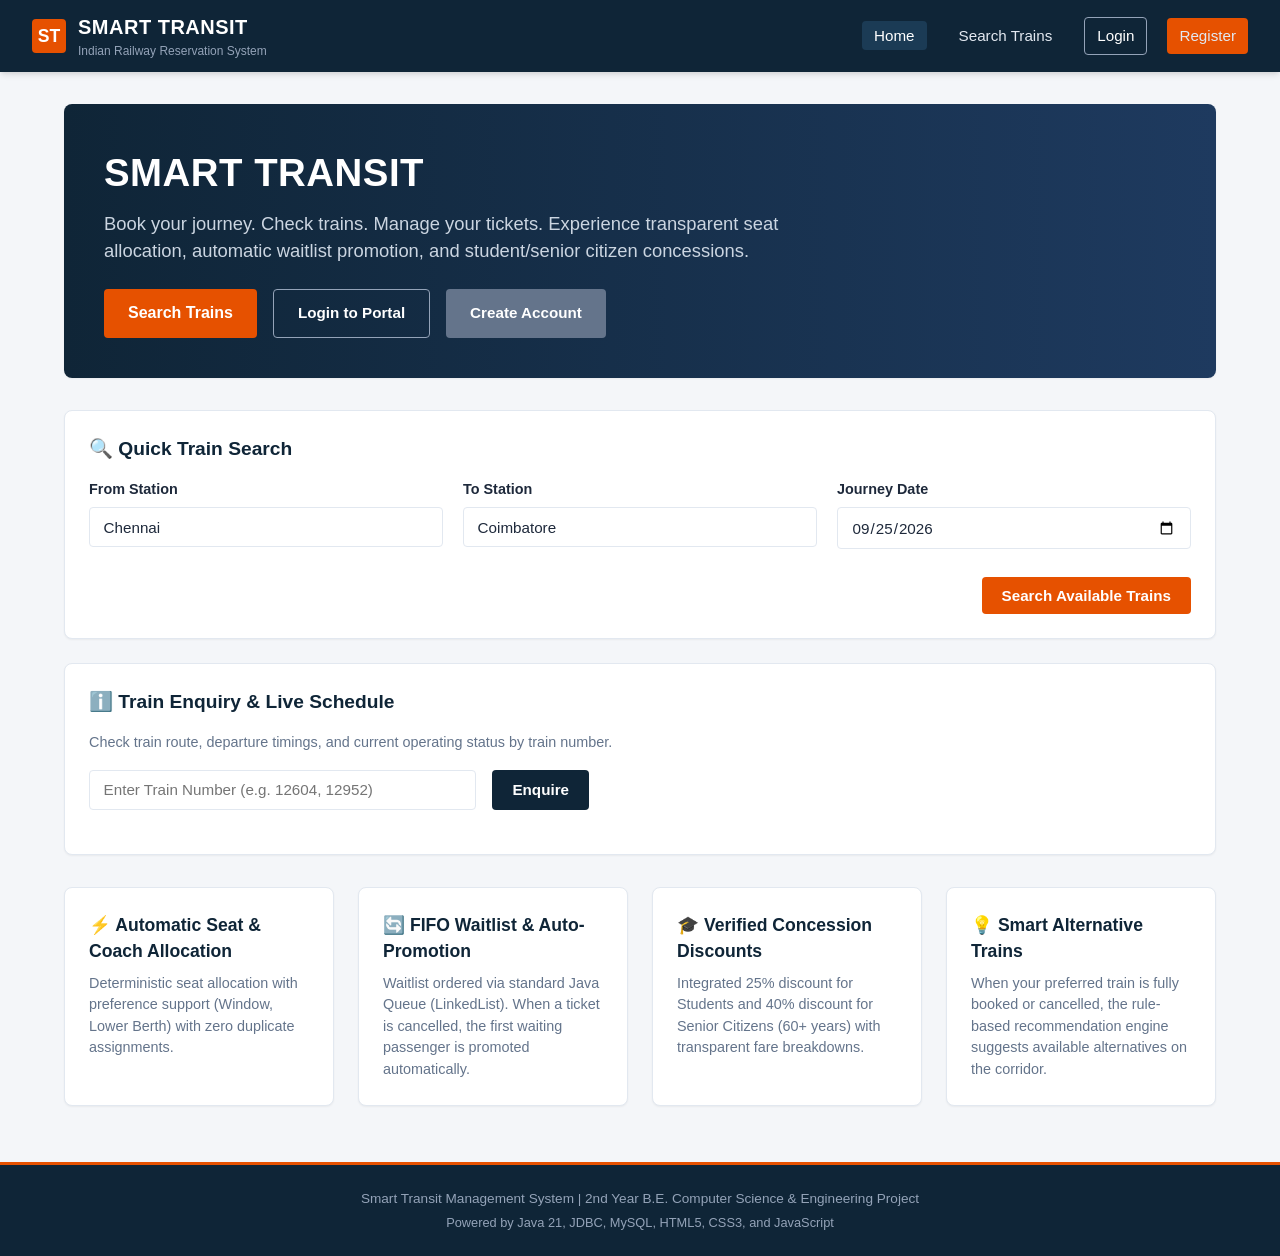
<file: frontend/index.html>
<!DOCTYPE html>
<html lang="en">
<head>
    <meta charset="UTF-8">
    <meta name="viewport" content="width=device-width, initial-scale=1.0">
    <title>Smart Transit Management System | Railway Reservation Portal</title>
    <link rel="stylesheet" href="css/style.css">
</head>
<body>

    <nav class="navbar">
        <a href="index.html" class="nav-brand">
            <div class="brand-icon">ST</div>
            <div>
                <span class="brand-title">SMART TRANSIT</span>
                <span class="brand-sub">Indian Railway Reservation System</span>
            </div>
        </a>
        <ul class="nav-links" id="nav-right">
            <!-- Populated dynamically by app.js -->
        </ul>
    </nav>

    <div class="container">
        <!-- Hero Section -->
        <div class="card" style="padding: 2.5rem; background: linear-gradient(to right, #0f2537, #1e3a5f); color: #fff; border:none; margin-bottom: 2rem;">
            <div style="max-width: 700px;">
                <h1 style="font-size: 2.4rem; font-weight: 800; margin-bottom: 0.5rem; letter-spacing: 0.5px;">
                    SMART TRANSIT
                </h1>
                <p style="font-size: 1.15rem; color: #cbd5e1; margin-bottom: 1.5rem;">
                    Book your journey. Check trains. Manage your tickets. Experience transparent seat allocation, automatic waitlist promotion, and student/senior citizen concessions.
                </p>
                <div style="display: flex; gap: 1rem; flex-wrap: wrap;">
                    <a href="search.html" class="btn btn-primary" style="font-size: 1rem; padding: 0.75rem 1.5rem;">Search Trains</a>
                    <a href="login.html" class="btn btn-outline" style="color: #fff; border-color: #94a3b8; padding: 0.75rem 1.5rem;">Login to Portal</a>
                    <a href="register.html" class="btn btn-secondary" style="padding: 0.75rem 1.5rem;">Create Account</a>
                </div>
            </div>
        </div>

        <!-- Quick Search Form -->
        <div class="card">
            <div class="card-title">🔍 Quick Train Search</div>
            <form id="quick-search-form" onsubmit="handleQuickSearch(event)">
                <div class="form-grid">
                    <div class="form-group">
                        <label for="qs-source">From Station</label>
                        <input type="text" id="qs-source" class="form-control" placeholder="e.g. Chennai or New Delhi" required value="Chennai">
                    </div>
                    <div class="form-group">
                        <label for="qs-destination">To Station</label>
                        <input type="text" id="qs-destination" class="form-control" placeholder="e.g. Coimbatore or Kolkata" required value="Coimbatore">
                    </div>
                    <div class="form-group">
                        <label for="qs-date">Journey Date</label>
                        <input type="date" id="qs-date" class="form-control" value="2026-09-25">
                    </div>
                </div>
                <div style="text-align: right; margin-top: 0.5rem;">
                    <button type="submit" class="btn btn-primary">Search Available Trains</button>
                </div>
            </form>
        </div>

        <!-- Train Enquiry Tool -->
        <div class="card">
            <div class="card-title">ℹ️ Train Enquiry & Live Schedule</div>
            <p style="color:var(--text-muted); font-size:0.9rem; margin-bottom:1rem;">
                Check train route, departure timings, and current operating status by train number.
            </p>
            <div style="display:flex; gap:1rem; max-width:500px;">
                <input type="text" id="enquiry-input" class="form-control" placeholder="Enter Train Number (e.g. 12604, 12952)">
                <button onclick="handleEnquiry()" class="btn btn-navy">Enquire</button>
            </div>
            <div id="enquiry-result" style="margin-top:1.25rem;"></div>
        </div>

        <!-- Key System Highlights -->
        <div style="display: grid; grid-template-columns: repeat(auto-fit, minmax(260px, 1fr)); gap: 1.5rem; margin-top: 2rem;">
            <div class="card">
                <h3 style="color:var(--primary-navy); font-size:1.1rem; margin-bottom:0.5rem;">⚡ Automatic Seat & Coach Allocation</h3>
                <p style="color:var(--text-muted); font-size:0.9rem;">
                    Deterministic seat allocation with preference support (Window, Lower Berth) with zero duplicate assignments.
                </p>
            </div>
            <div class="card">
                <h3 style="color:var(--primary-navy); font-size:1.1rem; margin-bottom:0.5rem;">🔄 FIFO Waitlist & Auto-Promotion</h3>
                <p style="color:var(--text-muted); font-size:0.9rem;">
                    Waitlist ordered via standard Java Queue (LinkedList). When a ticket is cancelled, the first waiting passenger is promoted automatically.
                </p>
            </div>
            <div class="card">
                <h3 style="color:var(--primary-navy); font-size:1.1rem; margin-bottom:0.5rem;">🎓 Verified Concession Discounts</h3>
                <p style="color:var(--text-muted); font-size:0.9rem;">
                    Integrated 25% discount for Students and 40% discount for Senior Citizens (60+ years) with transparent fare breakdowns.
                </p>
            </div>
            <div class="card">
                <h3 style="color:var(--primary-navy); font-size:1.1rem; margin-bottom:0.5rem;">💡 Smart Alternative Trains</h3>
                <p style="color:var(--text-muted); font-size:0.9rem;">
                    When your preferred train is fully booked or cancelled, the rule-based recommendation engine suggests available alternatives on the corridor.
                </p>
            </div>
        </div>
    </div>

    <footer class="footer">
        <p>Smart Transit Management System | 2nd Year B.E. Computer Science & Engineering Project</p>
        <p style="font-size: 0.8rem; margin-top: 0.25rem; color: #94a3b8;">
            Powered by Java 21, JDBC, MySQL, HTML5, CSS3, and JavaScript
        </p>
    </footer>

    <script src="js/app.js"></script>
    <script>
        document.addEventListener('DOMContentLoaded', () => {
            setupNavbar('home');
        });

        function handleQuickSearch(e) {
            e.preventDefault();
            const src = document.getElementById('qs-source').value.trim();
            const dst = document.getElementById('qs-destination').value.trim();
            const dt = document.getElementById('qs-date').value.trim();
            window.location.href = `search.html?source=${encodeURIComponent(src)}&destination=${encodeURIComponent(dst)}&date=${encodeURIComponent(dt)}`;
        }

        async function handleEnquiry() {
            const num = document.getElementById('enquiry-input').value.trim();
            const resultBox = document.getElementById('enquiry-result');
            if (!num) {
                resultBox.innerHTML = '<div class="alert alert-danger">Please enter a train number.</div>';
                return;
            }
            resultBox.innerHTML = 'Fetching train information...';
            try {
                const res = await api(`/trains/enquiry?trainNumber=${encodeURIComponent(num)}`);
                if (res.success && res.train) {
                    const t = res.train;
                    const statusClass = t.status === 'CANCELLED' ? 'badge-cancelled' : (t.status === 'DELAYED' ? 'badge-delayed' : 'badge-ontime');
                    resultBox.innerHTML = `
                        <div style="background:#f8fafc; border:1px solid var(--border-light); border-radius:var(--radius-sm); padding:1rem;">
                            <div style="display:flex; justify-content:space-between; align-items:center;">
                                <h4 style="font-size:1.15rem; color:var(--primary-navy);">${t.trainNumber} - ${t.trainName}</h4>
                                <span class="badge ${statusClass}">${t.status}</span>
                            </div>
                            <p style="font-size:0.9rem; color:var(--text-muted); margin:0.35rem 0;">${t.delayInfo || 'Running on schedule'}</p>
                            <div style="display:grid; grid-template-columns:repeat(auto-fit, minmax(180px, 1fr)); gap:0.5rem; margin-top:0.75rem; font-size:0.9rem;">
                                <div>Route: <strong>${t.source} → ${t.destination}</strong></div>
                                <div>Departure: <strong>${t.departureTime}</strong></div>
                                <div>Arrival: <strong>${t.arrivalTime}</strong></div>
                                <div>Journey Date: <strong>${t.journeyDate}</strong></div>
                            </div>
                            <div style="margin-top:0.75rem;">
                                <a href="search.html?source=${encodeURIComponent(t.source)}&destination=${encodeURIComponent(t.destination)}&date=${encodeURIComponent(t.journeyDate)}" class="btn btn-primary btn-sm">Check Availability & Book</a>
                            </div>
                        </div>
                    `;
                }
            } catch (err) {
                resultBox.innerHTML = `<div class="alert alert-danger">${err.message}</div>`;
            }
        }
    </script>
</body>
</html>
</file>
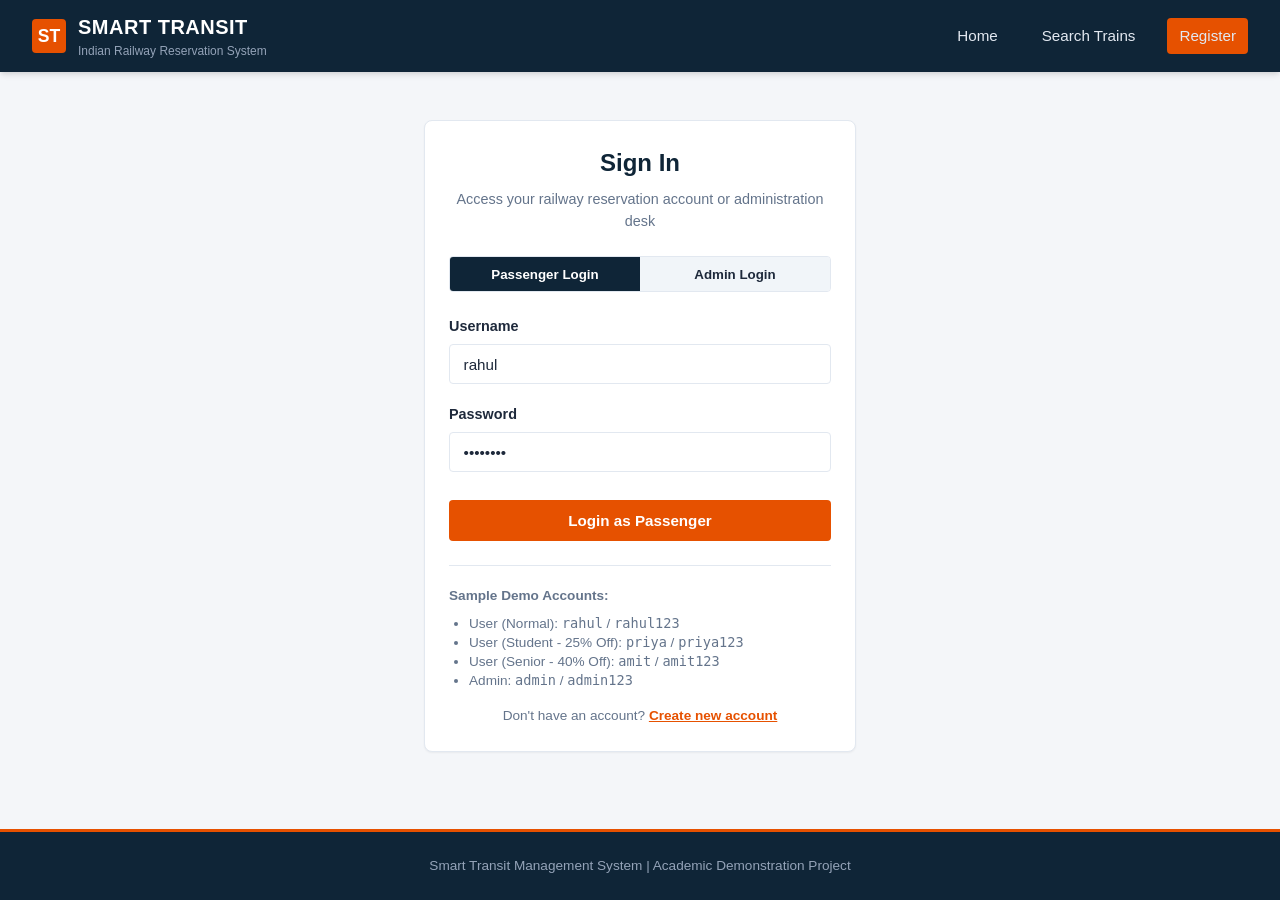
<file: frontend/admin.html>
<!DOCTYPE html>
<html lang="en">
<head>
    <meta charset="UTF-8">
    <meta name="viewport" content="width=device-width, initial-scale=1.0">
    <title>Administration Portal | Smart Transit Management System</title>
    <link rel="stylesheet" href="css/style.css">
</head>
<body>

    <nav class="navbar">
        <a href="admin.html" class="nav-brand">
            <div class="brand-icon" style="background-color:#fbbf24; color:#0f2537;">AP</div>
            <div>
                <span class="brand-title">ADMIN PORTAL</span>
                <span class="brand-sub">Smart Transit Operational Desk</span>
            </div>
        </a>
        <ul class="nav-links" id="nav-right"></ul>
    </nav>

    <div class="container">
        <div class="page-header">
            <div>
                <h1 class="page-title">Operations & Fleet Management Desk</h1>
                <p class="page-desc">System analytics, train fleet management, reservation charts, and registered users</p>
            </div>
            <div>
                <button onclick="openAddTrainModal()" class="btn btn-primary">+ Add New Train</button>
            </div>
        </div>

        <div id="admin-alert"></div>

        <!-- Admin Navigation Tabs -->
        <div style="display:flex; gap:0.5rem; margin-bottom:1.5rem; border-bottom:2px solid var(--border-light); padding-bottom:0.75rem; flex-wrap:wrap;">
            <button onclick="switchTab('reports')" id="tab-reports" class="btn btn-navy btn-sm">Analytics & Reports</button>
            <button onclick="switchTab('fleet')" id="tab-fleet" class="btn btn-outline btn-sm">Train Fleet</button>
            <button onclick="switchTab('chart')" id="tab-chart" class="btn btn-outline btn-sm">Reservation Chart</button>
            <button onclick="switchTab('users')" id="tab-users" class="btn btn-outline btn-sm">Registered Users</button>
            <button onclick="switchTab('bookings')" id="tab-bookings" class="btn btn-outline btn-sm">All Bookings</button>
        </div>

        <!-- 1. REPORTS TAB -->
        <div id="section-reports">
            <!-- Metrics Grid -->
            <div style="display:grid; grid-template-columns:repeat(auto-fit, minmax(160px, 1fr)); gap:1rem; margin-bottom:1.5rem;">
                <div class="card" style="text-align:center;">
                    <div style="font-size:0.8rem; color:var(--text-muted); font-weight:700;">TOTAL USERS</div>
                    <div id="rep-users" style="font-size:1.8rem; font-weight:800; color:var(--primary-navy);">0</div>
                </div>
                <div class="card" style="text-align:center;">
                    <div style="font-size:0.8rem; color:var(--text-muted); font-weight:700;">TOTAL TRAINS</div>
                    <div id="rep-trains" style="font-size:1.8rem; font-weight:800; color:var(--primary-navy);">0</div>
                </div>
                <div class="card" style="text-align:center;">
                    <div style="font-size:0.8rem; color:var(--text-muted); font-weight:700;">TOTAL BOOKINGS</div>
                    <div id="rep-bookings" style="font-size:1.8rem; font-weight:800; color:var(--primary-navy);">0</div>
                </div>
                <div class="card" style="text-align:center;">
                    <div style="font-size:0.8rem; color:var(--text-muted); font-weight:700;">CONFIRMED</div>
                    <div id="rep-confirmed" style="font-size:1.8rem; font-weight:800; color:var(--success);">0</div>
                </div>
                <div class="card" style="text-align:center;">
                    <div style="font-size:0.8rem; color:var(--text-muted); font-weight:700;">WAITLISTED</div>
                    <div id="rep-waitlisted" style="font-size:1.8rem; font-weight:800; color:var(--warning);">0</div>
                </div>
                <div class="card" style="text-align:center;">
                    <div style="font-size:0.8rem; color:var(--text-muted); font-weight:700;">CANCELLED</div>
                    <div id="rep-cancelled" style="font-size:1.8rem; font-weight:800; color:var(--danger);">0</div>
                </div>
                <div class="card" style="text-align:center; background:#e0f2fe; border-color:#bae6fd;">
                    <div style="font-size:0.8rem; color:#0369a1; font-weight:700;">FLEET OCCUPANCY</div>
                    <div id="rep-occupancy" style="font-size:1.8rem; font-weight:800; color:#0284c7;">0%</div>
                </div>
                <div class="card" style="text-align:center; background:#fff7ed; border-color:#fed7aa;">
                    <div style="font-size:0.8rem; color:var(--accent-orange); font-weight:700;">TOTAL REVENUE</div>
                    <div id="rep-revenue" style="font-size:1.8rem; font-weight:800; color:var(--accent-orange);">₹0.00</div>
                </div>
            </div>

            <!-- Two Column Row: Most Booked Routes & Class-wise Availability -->
            <div style="display:grid; grid-template-columns:repeat(auto-fit, minmax(360px, 1fr)); gap:1.5rem; margin-bottom:1.5rem;">
                <!-- Most Booked Routes Table -->
                <div class="card" style="margin-bottom:0;">
                    <div class="card-title">🔥 Most-Booked Corridors & Routes</div>
                    <div class="table-responsive">
                        <table class="styled-table" style="font-size:0.9rem;">
                            <thead>
                                <tr>
                                    <th>Origin → Destination</th>
                                    <th>Confirmed Bookings</th>
                                    <th>Revenue Generated</th>
                                </tr>
                            </thead>
                            <tbody id="rep-routes-body">
                                <tr><td colspan="3" style="text-align:center; padding:1.25rem;">Loading routes...</td></tr>
                            </tbody>
                        </table>
                    </div>
                </div>

                <!-- Class-wise Seat Availability Table -->
                <div class="card" style="margin-bottom:0;">
                    <div class="card-title">💺 Fleet-Wide Class Availability & Occupancy</div>
                    <div class="table-responsive">
                        <table class="styled-table" style="font-size:0.9rem;">
                            <thead>
                                <tr>
                                    <th>Class</th>
                                    <th>Total Capacity</th>
                                    <th>Booked Seats</th>
                                    <th>Available</th>
                                    <th>Occupancy %</th>
                                </tr>
                            </thead>
                            <tbody id="rep-class-body">
                                <tr><td colspan="5" style="text-align:center; padding:1.25rem;">Loading class data...</td></tr>
                            </tbody>
                        </table>
                    </div>
                </div>
            </div>

            <!-- Train-wise Bookings & Revenue Table -->
            <div class="card">
                <div class="card-title">📊 Train-Wise Occupancy, Bookings & Revenue Performance</div>
                <div class="table-responsive">
                    <table class="styled-table">
                        <thead>
                            <tr>
                                <th>Train Number</th>
                                <th>Train Name</th>
                                <th>Route</th>
                                <th>Capacity</th>
                                <th>Booked Seats</th>
                                <th>Occupancy Rate</th>
                                <th>Total Bookings</th>
                                <th>Revenue Generated</th>
                            </tr>
                        </thead>
                        <tbody id="rep-trainwise-body">
                            <tr><td colspan="8" style="text-align:center; padding:1.5rem;">Loading metrics...</td></tr>
                        </tbody>
                    </table>
                </div>
            </div>
        </div>

        <!-- 2. FLEET TAB -->
        <div id="section-fleet" style="display:none;">
            <div class="card">
                <div class="card-title">🚆 Active Train Fleet & Schedule Management</div>
                <div class="table-responsive">
                    <table class="styled-table">
                        <thead>
                            <tr>
                                <th>Number</th>
                                <th>Train Name</th>
                                <th>Route</th>
                                <th>Timings</th>
                                <th>Date</th>
                                <th>Capacities (1A/2A/3A/SL)</th>
                                <th>Status</th>
                                <th>Action</th>
                            </tr>
                        </thead>
                        <tbody id="fleet-table-body">
                            <tr><td colspan="8" style="text-align:center; padding:1.5rem;">Loading fleet...</td></tr>
                        </tbody>
                    </table>
                </div>
            </div>
        </div>

        <!-- 3. RESERVATION CHART TAB -->
        <div id="section-chart" style="display:none;">
            <div class="card">
                <div class="card-title">📋 Reservation Chart Generation</div>
                <div style="display:flex; gap:1rem; align-items:center; margin-bottom:1.25rem;">
                    <label style="font-weight:600;">Select Train:</label>
                    <select id="chart-train-select" class="form-control" style="width:auto; min-width:280px;" onchange="loadReservationChart(this.value)">
                        <option value="">-- Choose a train --</option>
                    </select>
                    <button onclick="loadReservationChart(document.getElementById('chart-train-select').value)" class="btn btn-navy btn-sm">Refresh Chart</button>
                </div>

                <div class="table-responsive">
                    <table class="styled-table">
                        <thead>
                            <tr>
                                <th>Coach</th>
                                <th>Seat #</th>
                                <th>Berth</th>
                                <th>Passenger Name</th>
                                <th>Class</th>
                                <th>PNR</th>
                                <th>Status</th>
                            </tr>
                        </thead>
                        <tbody id="chart-table-body">
                            <tr><td colspan="7" style="text-align:center; padding:1.5rem; color:var(--text-muted);">Select a train to view the reservation chart.</td></tr>
                        </tbody>
                    </table>
                </div>
            </div>
        </div>

        <!-- 4. USERS TAB -->
        <div id="section-users" style="display:none;">
            <div class="card">
                <div style="display:flex; justify-content:space-between; align-items:center; margin-bottom:1rem; flex-wrap:wrap; gap:1rem;">
                    <div class="card-title" style="margin-bottom:0;">👥 Registered Passenger Accounts</div>
                    <input type="text" id="user-search-input" onkeyup="searchUsers(this.value)" class="form-control" placeholder="Search by name, username, or email" style="width:280px;">
                </div>
                <div class="table-responsive">
                    <table class="styled-table">
                        <thead>
                            <tr>
                                <th>ID</th>
                                <th>Full Name</th>
                                <th>Username</th>
                                <th>Category</th>
                                <th>Email</th>
                                <th>Phone</th>
                                <th>Registered On</th>
                            </tr>
                        </thead>
                        <tbody id="users-table-body">
                            <tr><td colspan="7" style="text-align:center; padding:1.5rem;">Loading users...</td></tr>
                        </tbody>
                    </table>
                </div>
            </div>
        </div>

        <!-- 5. ALL BOOKINGS TAB -->
        <div id="section-bookings" style="display:none;">
            <div class="card">
                <div style="display:flex; justify-content:space-between; align-items:center; margin-bottom:1rem; flex-wrap:wrap; gap:1rem;">
                    <div class="card-title" style="margin-bottom:0;">📑 All System Bookings</div>
                    <select id="booking-status-filter" onchange="loadAllBookings(this.value)" class="form-control" style="width:auto;">
                        <option value="ALL">All Statuses</option>
                        <option value="CONFIRMED">Confirmed Only</option>
                        <option value="WAITLIST">Waitlist Only</option>
                        <option value="CANCELLED">Cancelled Only</option>
                    </select>
                </div>
                <div class="table-responsive">
                    <table class="styled-table">
                        <thead>
                            <tr>
                                <th>PNR</th>
                                <th>User ID</th>
                                <th>Train</th>
                                <th>Journey Date</th>
                                <th>Class</th>
                                <th>Fare</th>
                                <th>Status</th>
                                <th>Actions</th>
                            </tr>
                        </thead>
                        <tbody id="all-bookings-body">
                            <tr><td colspan="8" style="text-align:center; padding:1.5rem;">Loading system bookings...</td></tr>
                        </tbody>
                    </table>
                </div>
            </div>
        </div>
    </div>

    <!-- ADD TRAIN MODAL -->
    <div id="add-train-modal" style="display:none; position:fixed; inset:0; background:rgba(0,0,0,0.5); z-index:2000; align-items:center; justify-content:center;">
        <div class="card" style="max-width:650px; width:90%; max-height:90vh; overflow-y:auto; margin:0 auto;">
            <div style="display:flex; justify-content:space-between; align-items:center; margin-bottom:1rem;">
                <h3 style="color:var(--primary-navy);">Add New Train to Fleet</h3>
                <button onclick="closeAddTrainModal()" class="btn btn-outline btn-sm">✕</button>
            </div>
            <form onsubmit="submitNewTrain(event)">
                <div class="form-grid">
                    <div class="form-group">
                        <label>Train Number</label>
                        <input type="text" id="add-num" class="form-control" placeholder="e.g. 12626" required>
                    </div>
                    <div class="form-group">
                        <label>Train Name</label>
                        <input type="text" id="add-name" class="form-control" placeholder="e.g. Kerala Express" required>
                    </div>
                </div>
                <div class="form-grid">
                    <div class="form-group">
                        <label>Source Station</label>
                        <input type="text" id="add-src" class="form-control" placeholder="e.g. New Delhi" required>
                    </div>
                    <div class="form-group">
                        <label>Destination Station</label>
                        <input type="text" id="add-dst" class="form-control" placeholder="e.g. Trivandrum" required>
                    </div>
                </div>
                <div class="form-grid">
                    <div class="form-group">
                        <label>Departure Time</label>
                        <input type="text" id="add-dept" class="form-control" placeholder="e.g. 08:00 PM" required>
                    </div>
                    <div class="form-group">
                        <label>Arrival Time</label>
                        <input type="text" id="add-arr" class="form-control" placeholder="e.g. 02:30 PM" required>
                    </div>
                    <div class="form-group">
                        <label>Journey Date</label>
                        <input type="date" id="add-date" class="form-control" required value="2026-10-01">
                    </div>
                </div>
                <div style="font-weight:600; font-size:0.9rem; margin-top:0.5rem; margin-bottom:0.25rem;">Capacities (Number of Seats):</div>
                <div class="form-grid">
                    <div class="form-group">
                        <label>1A Seats</label>
                        <input type="number" id="add-cap-1a" class="form-control" value="4" required min="1">
                    </div>
                    <div class="form-group">
                        <label>2A Seats</label>
                        <input type="number" id="add-cap-2a" class="form-control" value="6" required min="1">
                    </div>
                    <div class="form-group">
                        <label>3A Seats</label>
                        <input type="number" id="add-cap-3a" class="form-control" value="12" required min="1">
                    </div>
                    <div class="form-group">
                        <label>SL Seats</label>
                        <input type="number" id="add-cap-sl" class="form-control" value="20" required min="1">
                    </div>
                </div>
                <div style="font-weight:600; font-size:0.9rem; margin-top:0.5rem; margin-bottom:0.25rem;">Base Fares (₹):</div>
                <div class="form-grid">
                    <div class="form-group">
                        <label>1A Fare</label>
                        <input type="number" id="add-fare-1a" class="form-control" value="2500" required>
                    </div>
                    <div class="form-group">
                        <label>2A Fare</label>
                        <input type="number" id="add-fare-2a" class="form-control" value="1800" required>
                    </div>
                    <div class="form-group">
                        <label>3A Fare</label>
                        <input type="number" id="add-fare-3a" class="form-control" value="1200" required>
                    </div>
                    <div class="form-group">
                        <label>SL Fare</label>
                        <input type="number" id="add-fare-sl" class="form-control" value="480" required>
                    </div>
                </div>
                <div style="text-align:right; margin-top:1rem;">
                    <button type="button" onclick="closeAddTrainModal()" class="btn btn-outline" style="margin-right:0.5rem;">Cancel</button>
                    <button type="submit" class="btn btn-primary">Add Train & Seed Seats</button>
                </div>
            </form>
        </div>
    </div>

    <footer class="footer">
        <p>Smart Transit Management System | Academic Demonstration Project</p>
    </footer>

    <script src="js/app.js"></script>
    <script>
        let allFleet = [];

        document.addEventListener('DOMContentLoaded', () => {
            const admin = getCurrentAdmin();
            if (!admin) {
                alert("Administrator access required.");
                window.location.href = 'login.html';
                return;
            }
            setupNavbar('admin');
            loadReports();
            loadFleet();
            loadUsers();
            loadAllBookings();
        });

        function switchTab(tab) {
            ['reports', 'fleet', 'chart', 'users', 'bookings'].forEach(t => {
                const sec = document.getElementById(`section-${t}`);
                const btn = document.getElementById(`tab-${t}`);
                if (t === tab) {
                    sec.style.display = 'block';
                    btn.className = 'btn btn-navy btn-sm';
                } else {
                    sec.style.display = 'none';
                    btn.className = 'btn btn-outline btn-sm';
                }
            });
        }

        async function loadReports() {
            try {
                const res = await api('/admin/reports');
                if (res.success && res.reports) {
                    const r = res.reports;
                    document.getElementById('rep-users').textContent = r.totalUsers;
                    document.getElementById('rep-trains').textContent = r.totalTrains;
                    document.getElementById('rep-bookings').textContent = r.totalBookings;
                    document.getElementById('rep-confirmed').textContent = r.confirmedTickets;
                    document.getElementById('rep-waitlisted').textContent = r.waitlistedPassengers;
                    document.getElementById('rep-cancelled').textContent = r.cancelledTickets;
                    document.getElementById('rep-occupancy').textContent = `${r.overallOccupancyRate || 0}%`;
                    document.getElementById('rep-revenue').textContent = `₹${r.totalRevenue.toFixed(2)}`;

                    // 1. Most-Booked Routes Table
                    let routesHtml = '';
                    if (r.mostBookedRoutes && r.mostBookedRoutes.length > 0) {
                        r.mostBookedRoutes.forEach(rt => {
                            routesHtml += `
                                <tr>
                                    <td><strong>${rt.source} → ${rt.destination}</strong></td>
                                    <td><span class="badge badge-confirmed">${rt.bookingCount} Bookings</span></td>
                                    <td><strong>₹${rt.totalRevenue.toFixed(2)}</strong></td>
                                </tr>
                            `;
                        });
                    }
                    document.getElementById('rep-routes-body').innerHTML = routesHtml || '<tr><td colspan="3" style="text-align:center;">No route bookings yet</td></tr>';

                    // 2. Class-Wise Availability & Occupancy Table
                    let classHtml = '';
                    if (r.classAvailability && r.classAvailability.length > 0) {
                        r.classAvailability.forEach(c => {
                            const occColor = c.occupancyPercent >= 80 ? 'var(--danger)' : (c.occupancyPercent >= 40 ? 'var(--warning)' : 'var(--success)');
                            classHtml += `
                                <tr>
                                    <td><strong>${c.travelClass}</strong></td>
                                    <td>${c.totalCapacity}</td>
                                    <td>${c.bookedSeats}</td>
                                    <td><span style="color:var(--success); font-weight:700;">${c.availableSeats}</span></td>
                                    <td><strong style="color:${occColor};">${c.occupancyPercent}%</strong></td>
                                </tr>
                            `;
                        });
                    }
                    document.getElementById('rep-class-body').innerHTML = classHtml || '<tr><td colspan="5" style="text-align:center;">No class inventory data</td></tr>';

                    // 3. Train-Wise Bookings, Occupancy & Revenue Table
                    let twHtml = '';
                    r.trainWiseBookings.forEach(tw => {
                        const occColor = tw.occupancyPercent >= 80 ? 'var(--danger)' : (tw.occupancyPercent >= 40 ? 'var(--warning)' : 'var(--success)');
                        twHtml += `
                            <tr>
                                <td><strong>${tw.trainNumber}</strong></td>
                                <td>${tw.trainName}</td>
                                <td style="font-size:0.85rem; color:var(--text-muted);">${tw.route || '-'}</td>
                                <td>${tw.totalCapacity || 0}</td>
                                <td>${tw.bookedSeats || 0}</td>
                                <td><span style="font-weight:700; color:${occColor};">${tw.occupancyPercent || 0}%</span></td>
                                <td>${tw.bookingCount}</td>
                                <td><strong>₹${tw.revenue.toFixed(2)}</strong></td>
                            </tr>
                        `;
                    });
                    document.getElementById('rep-trainwise-body').innerHTML = twHtml || '<tr><td colspan="8" style="text-align:center;">No data available</td></tr>';
                }
            } catch (err) {
                showAlert('admin-alert', err.message, 'danger');
            }
        }

        async function loadFleet() {
            try {
                const res = await api('/admin/trains');
                if (res.success && res.trains) {
                    allFleet = res.trains;
                    populateChartDropdown(res.trains);
                    renderFleetTable(res.trains);
                }
            } catch (err) {
                showAlert('admin-alert', err.message, 'danger');
            }
        }

        function populateChartDropdown(trains) {
            const sel = document.getElementById('chart-train-select');
            sel.innerHTML = '<option value="">-- Choose a train --</option>';
            trains.forEach(t => {
                sel.innerHTML += `<option value="${t.trainId}">${t.trainNumber} - ${t.trainName} (${t.source} → ${t.destination})</option>`;
            });
        }

        function renderFleetTable(trains) {
            const tbody = document.getElementById('fleet-table-body');
            let html = '';
            trains.forEach(t => {
                html += `
                    <tr>
                        <td><strong>${t.trainNumber}</strong></td>
                        <td>${t.trainName}</td>
                        <td>${t.source} → ${t.destination}</td>
                        <td>${t.departureTime} - ${t.arrivalTime}</td>
                        <td>${t.journeyDate}</td>
                        <td>${t.seats1a} / ${t.seats2a} / ${t.seats3a} / ${t.seatsSl}</td>
                        <td>
                            <select id="status-sel-${t.trainId}" class="form-control" style="width:auto; padding:0.25rem 0.5rem; font-size:0.85rem;">
                                <option value="ON TIME" ${t.status === 'ON TIME' ? 'selected' : ''}>ON TIME</option>
                                <option value="DELAYED" ${t.status === 'DELAYED' ? 'selected' : ''}>DELAYED</option>
                                <option value="CANCELLED" ${t.status === 'CANCELLED' ? 'selected' : ''}>CANCELLED</option>
                            </select>
                        </td>
                        <td>
                            <button onclick="updateTrainStatus(${t.trainId})" class="btn btn-navy btn-sm">Update</button>
                        </td>
                    </tr>
                `;
            });
            tbody.innerHTML = html;
        }

        async function updateTrainStatus(trainId) {
            const sel = document.getElementById(`status-sel-${trainId}`);
            const status = sel.value;
            let delayInfo = 'On schedule';
            if (status === 'DELAYED') {
                delayInfo = prompt("Enter delay details (e.g. Delayed by 40 minutes):", "Delayed by 30 mins") || "Delayed";
            } else if (status === 'CANCELLED') {
                delayInfo = prompt("Enter cancellation reason:", "Operational reasons") || "Cancelled";
            }

            try {
                const res = await api('/admin/trains/status', 'POST', { trainId, status, delayInfo });
                if (res.success) {
                    showAlert('admin-alert', `Train #${trainId} status updated to ${status}. Passengers notified!`, 'success');
                    loadFleet();
                }
            } catch (err) {
                showAlert('admin-alert', err.message, 'danger');
            }
        }

        async function loadReservationChart(trainId) {
            if (!trainId) return;
            const tbody = document.getElementById('chart-table-body');
            tbody.innerHTML = '<tr><td colspan="7" style="text-align:center; padding:1.5rem;">Generating chart...</td></tr>';
            try {
                const res = await api(`/admin/chart?trainId=${trainId}`);
                if (res.success && res.chart) {
                    if (res.chart.length === 0) {
                        tbody.innerHTML = '<tr><td colspan="7" style="text-align:center; padding:1.5rem; color:var(--text-muted);">No passengers booked for this train yet.</td></tr>';
                        return;
                    }
                    let html = '';
                    res.chart.forEach(c => {
                        const statusClass = c.status === 'CONFIRMED' ? 'badge-confirmed' : (c.status === 'WAITLIST' ? 'badge-waitlist' : 'badge-cancelled');
                        html += `
                            <tr>
                                <td><strong>${c.coach}</strong></td>
                                <td>${c.seatNumber > 0 ? c.seatNumber : 'WL'}</td>
                                <td>${c.berthType}</td>
                                <td>${c.passengerName}</td>
                                <td>${c.travelClass}</td>
                                <td><a href="ticket.html?pnr=${c.pnr}" style="color:var(--primary-navy); text-decoration:underline;">${c.pnr}</a></td>
                                <td><span class="badge ${statusClass}">${c.status}</span></td>
                            </tr>
                        `;
                    });
                    tbody.innerHTML = html;
                }
            } catch (err) {
                tbody.innerHTML = `<tr><td colspan="7" class="alert alert-danger">${err.message}</td></tr>`;
            }
        }

        async function loadUsers(query = '') {
            try {
                const res = await api(`/admin/users?q=${encodeURIComponent(query)}`);
                if (res.success && res.users) {
                    const tbody = document.getElementById('users-table-body');
                    let html = '';
                    res.users.forEach(u => {
                        html += `
                            <tr>
                                <td>${u.userId}</td>
                                <td><strong>${u.fullName}</strong></td>
                                <td>@${u.username}</td>
                                <td><span class="badge badge-ontime">${u.category}</span></td>
                                <td>${u.email}</td>
                                <td>${u.phone}</td>
                                <td>${u.createdAt || 'N/A'}</td>
                            </tr>
                        `;
                    });
                    tbody.innerHTML = html || '<tr><td colspan="7" style="text-align:center;">No users found</td></tr>';
                }
            } catch (err) {
                showAlert('admin-alert', err.message, 'danger');
            }
        }

        function searchUsers(q) {
            loadUsers(q);
        }

        async function loadAllBookings(status = 'ALL') {
            try {
                const res = await api(`/admin/bookings?status=${encodeURIComponent(status)}`);
                if (res.success && res.bookings) {
                    const tbody = document.getElementById('all-bookings-body');
                    let html = '';
                    res.bookings.forEach(b => {
                        const statusClass = b.status === 'CONFIRMED' ? 'badge-confirmed' : (b.status === 'WAITLIST' ? 'badge-waitlist' : 'badge-cancelled');
                        html += `
                            <tr>
                                <td><strong><a href="ticket.html?pnr=${b.pnr}" style="color:var(--primary-navy);">${b.pnr}</a></strong></td>
                                <td>User #${b.userId}</td>
                                <td>${b.trainNumber} - ${b.trainName}</td>
                                <td>${b.journeyDate}</td>
                                <td>${b.travelClass}</td>
                                <td>₹${b.totalFare.toFixed(2)}</td>
                                <td><span class="badge ${statusClass}">${b.status}</span></td>
                                <td>
                                    <a href="ticket.html?pnr=${b.pnr}" class="btn btn-outline btn-sm">Inspect</a>
                                </td>
                            </tr>
                        `;
                    });
                    tbody.innerHTML = html || '<tr><td colspan="8" style="text-align:center;">No bookings found</td></tr>';
                }
            } catch (err) {
                showAlert('admin-alert', err.message, 'danger');
            }
        }

        function openAddTrainModal() {
            document.getElementById('add-train-modal').style.display = 'flex';
        }

        function closeAddTrainModal() {
            document.getElementById('add-train-modal').style.display = 'none';
        }

        async function submitNewTrain(e) {
            e.preventDefault();
            const trainData = {
                trainNumber: document.getElementById('add-num').value.trim(),
                trainName: document.getElementById('add-name').value.trim(),
                source: document.getElementById('add-src').value.trim(),
                destination: document.getElementById('add-dst').value.trim(),
                departureTime: document.getElementById('add-dept').value.trim(),
                arrivalTime: document.getElementById('add-arr').value.trim(),
                journeyDate: document.getElementById('add-date').value.trim(),
                seats1a: parseInt(document.getElementById('add-cap-1a').value, 10),
                seats2a: parseInt(document.getElementById('add-cap-2a').value, 10),
                seats3a: parseInt(document.getElementById('add-cap-3a').value, 10),
                seatsSl: parseInt(document.getElementById('add-cap-sl').value, 10),
                fare1a: parseFloat(document.getElementById('add-fare-1a').value),
                fare2a: parseFloat(document.getElementById('add-fare-2a').value),
                fare3a: parseFloat(document.getElementById('add-fare-3a').value),
                fareSl: parseFloat(document.getElementById('add-fare-sl').value),
                status: 'ON TIME',
                delayInfo: 'On schedule'
            };

            try {
                const res = await api('/admin/trains/add', 'POST', trainData);
                if (res.success) {
                    closeAddTrainModal();
                    showAlert('admin-alert', `Train ${trainData.trainNumber} successfully added to fleet!`, 'success');
                    loadFleet();
                    loadReports();
                }
            } catch (err) {
                alert(err.message);
            }
        }
    </script>
</body>
</html>
</file>
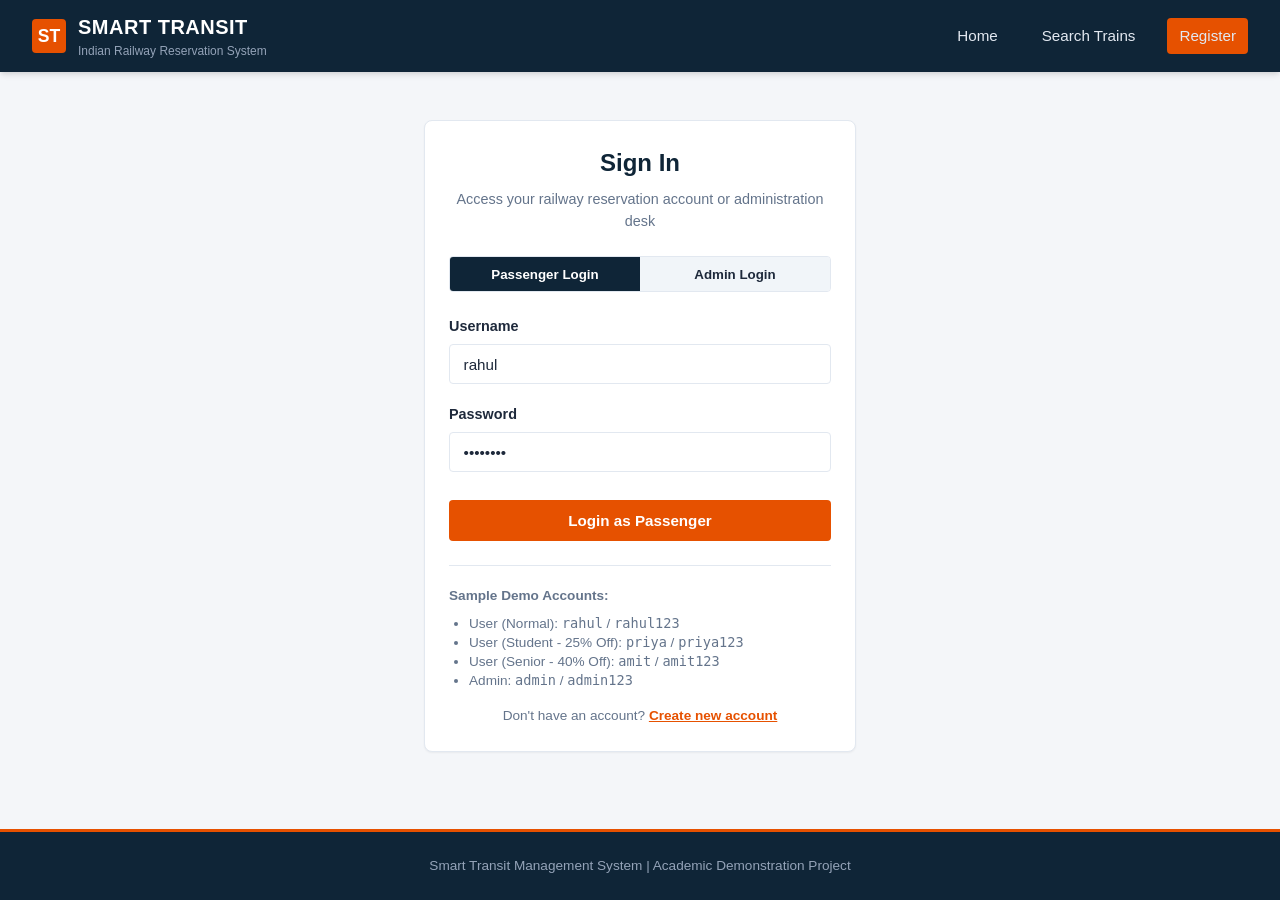
<file: frontend/booking.html>
<!DOCTYPE html>
<html lang="en">
<head>
    <meta charset="UTF-8">
    <meta name="viewport" content="width=device-width, initial-scale=1.0">
    <title>Book Ticket | Smart Transit Management System</title>
    <link rel="stylesheet" href="css/style.css">
</head>
<body>

    <nav class="navbar">
        <a href="index.html" class="nav-brand">
            <div class="brand-icon">ST</div>
            <div>
                <span class="brand-title">SMART TRANSIT</span>
                <span class="brand-sub">Indian Railway Reservation System</span>
            </div>
        </a>
        <ul class="nav-links" id="nav-right"></ul>
    </nav>

    <div class="container">
        <div class="page-header">
            <div>
                <h1 class="page-title">Passenger Details & Ticket Booking</h1>
                <p class="page-desc">Enter passenger information, select berth preferences, and review fare breakdown</p>
            </div>
            <div>
                <a href="search.html" class="btn btn-outline btn-sm">← Back to Search</a>
            </div>
        </div>

        <div id="booking-alert"></div>

        <div style="display:grid; grid-template-columns: 2fr 1fr; gap:1.5rem; align-items:start;">
            <!-- Left Column: Train Info & Passenger Forms -->
            <div>
                <!-- Train Summary Card -->
                <div class="card" id="train-summary-card">
                    <div style="text-align:center; padding:1rem;">Loading selected train details...</div>
                </div>

                <!-- Passengers Form Card -->
                <div class="card">
                    <div style="display:flex; justify-content:space-between; align-items:center; margin-bottom:1rem;">
                        <div class="card-title" style="margin-bottom:0;">👥 Passenger List</div>
                        <button type="button" onclick="addPassengerRow()" class="btn btn-navy btn-sm">+ Add Passenger</button>
                    </div>

                    <form id="booking-form" onsubmit="submitBooking(event)">
                        <div id="passenger-rows-container">
                            <!-- Populated dynamically with passenger rows -->
                        </div>

                        <div style="margin-top:1.5rem; text-align:right;">
                            <button type="submit" id="confirm-booking-btn" class="btn btn-primary" style="padding:0.75rem 2rem;">
                                Confirm & Reserve Ticket
                            </button>
                        </div>
                    </form>
                </div>
            </div>

            <!-- Right Column: Live Fare Breakdown & Preference Policy -->
            <div>
                <div class="card" style="border-top:4px solid var(--accent-orange);">
                    <div class="card-title">💰 Live Fare Breakdown</div>
                    
                    <div style="font-size:0.9rem;">
                        <div style="display:flex; justify-content:space-between; margin-bottom:0.5rem;">
                            <span style="color:var(--text-muted);">Class Selected:</span>
                            <strong id="fb-class">-</strong>
                        </div>
                        <div style="display:flex; justify-content:space-between; margin-bottom:0.5rem;">
                            <span style="color:var(--text-muted);">Base Fare per passenger:</span>
                            <span id="fb-base-fare">₹0.00</span>
                        </div>
                        <div style="display:flex; justify-content:space-between; margin-bottom:0.5rem;">
                            <span style="color:var(--text-muted);">Total Passengers:</span>
                            <span id="fb-passenger-count">1</span>
                        </div>
                        <div style="display:flex; justify-content:space-between; margin-bottom:0.5rem; color:var(--success);">
                            <span>Concession Discounts:</span>
                            <span id="fb-discount">-₹0.00</span>
                        </div>
                        <hr style="border:none; border-top:1px solid var(--border-light); margin:0.75rem 0;">
                        <div style="display:flex; justify-content:space-between; align-items:center;">
                            <span style="font-weight:700; font-size:1.1rem; color:var(--primary-navy);">Final Payable:</span>
                            <span id="fb-final-fare" style="font-weight:800; font-size:1.3rem; color:var(--accent-orange);">₹0.00</span>
                        </div>
                    </div>
                </div>

                <!-- Seat Preference Guide -->
                <div class="card" style="font-size:0.85rem; color:var(--text-muted);">
                    <strong style="color:var(--primary-navy); display:block; margin-bottom:0.5rem;">⭐ Seat Preference Policy:</strong>
                    <p style="margin-bottom:0.5rem;">
                        The system prioritizes your preference (Window or Lower Berth). If your preferred berth is already booked, the next optimal seat is assigned automatically.
                    </p>
                    <strong style="color:var(--primary-navy); display:block; margin-bottom:0.25rem;">🎓 Concessions:</strong>
                    <ul style="margin-left:1.25rem; line-height:1.4;">
                        <li>Student: 25% discount</li>
                        <li>Senior Citizen (60+): 40% discount</li>
                    </ul>
                </div>
            </div>
        </div>
    </div>

    <footer class="footer">
        <p>Smart Transit Management System | Academic Demonstration Project</p>
    </footer>

    <script src="js/app.js"></script>
    <script>
        let currentTrain = null;
        let selectedClass = 'SL';
        let passengerIndex = 0;

        document.addEventListener('DOMContentLoaded', async () => {
            const user = getCurrentUser();
            if (!user) {
                alert("Please login first to book a ticket.");
                window.location.href = 'login.html';
                return;
            }
            setupNavbar('search');

            const params = new URLSearchParams(window.location.search);
            const trainId = params.get('trainId');
            selectedClass = params.get('class') || 'SL';

            if (!trainId) {
                alert("No train specified.");
                window.location.href = 'search.html';
                return;
            }

            await loadTrainDetails(trainId);
            // Add first passenger pre-filled with logged-in user details
            addPassengerRow(user.fullName, 22, 'Male', user.category, 'ANY');
            updateFareBreakdown();
        });

        async function loadTrainDetails(trainId) {
            try {
                const res = await api(`/trains/get?trainId=${trainId}`);
                if (res.success && res.train) {
                    currentTrain = res.train;
                    renderTrainSummary();
                }
            } catch (err) {
                showAlert('booking-alert', err.message, 'danger');
            }
        }

        function renderTrainSummary() {
            const t = currentTrain;
            const container = document.getElementById('train-summary-card');
            const availCount = t.getAvailabilityForClass ? t.getAvailabilityForClass(selectedClass) : (
                selectedClass === '1A' ? t.avail1a : (selectedClass === '2A' ? t.avail2a : (selectedClass === '3A' ? t.avail3a : t.availSl))
            );

            container.innerHTML = `
                <div style="display:flex; justify-content:space-between; align-items:center; flex-wrap:wrap; margin-bottom:0.75rem;">
                    <div>
                        <h3 style="color:var(--primary-navy); font-size:1.3rem;">${t.trainNumber} - ${t.trainName}</h3>
                        <span style="color:var(--text-muted); font-size:0.9rem;">Journey Date: <strong>${t.journeyDate}</strong></span>
                    </div>
                    <div>
                        <span class="badge ${t.status === 'CANCELLED' ? 'badge-cancelled' : 'badge-ontime'}">${t.status}</span>
                    </div>
                </div>

                <div class="journey-timeline" style="margin:0.75rem 0;">
                    <div class="timeline-station">
                        <div class="time">${t.departureTime}</div>
                        <div class="city">${t.source}</div>
                    </div>
                    <div class="timeline-arrow">
                        <span class="duration">Direct Scheduled</span>
                        <div class="line"></div>
                    </div>
                    <div class="timeline-station">
                        <div class="time">${t.arrivalTime}</div>
                        <div class="city">${t.destination}</div>
                    </div>
                </div>

                <div style="display:flex; align-items:center; gap:1rem; margin-top:0.75rem; flex-wrap:wrap;">
                    <div>
                        <label style="font-size:0.85rem; font-weight:600;">Travel Class:</label>
                        <select id="class-select" class="form-control" style="width:auto; display:inline-block; margin-left:0.5rem;" onchange="onClassChange(this.value)">
                            <option value="1A" ${selectedClass === '1A' ? 'selected' : ''}>1A - First AC (₹${t.fare1a})</option>
                            <option value="2A" ${selectedClass === '2A' ? 'selected' : ''}>2A - Second AC (₹${t.fare2a})</option>
                            <option value="3A" ${selectedClass === '3A' ? 'selected' : ''}>3A - Third AC (₹${t.fare3a})</option>
                            <option value="SL" ${selectedClass === 'SL' ? 'selected' : ''}>SL - Sleeper (₹${t.fareSl})</option>
                        </select>
                    </div>
                    <div style="font-size:0.9rem;">
                        Live Availability: <strong style="color:${availCount > 0 ? 'var(--success)' : 'var(--warning)'};">
                            ${availCount > 0 ? availCount + ' Seats Available' : 'WAITLIST (Will be queued FIFO)'}
                        </strong>
                    </div>
                </div>
            `;
            updateFareBreakdown();
        }

        function onClassChange(val) {
            selectedClass = val;
            renderTrainSummary();
            updateFareBreakdown();
        }

        function addPassengerRow(name = '', age = 25, gender = 'Male', category = 'NORMAL', pref = 'ANY') {
            passengerIndex++;
            const container = document.getElementById('passenger-rows-container');
            const row = document.createElement('div');
            row.id = `passenger-row-${passengerIndex}`;
            row.style.background = '#f8fafc';
            row.style.border = '1px solid var(--border-light)';
            row.style.borderRadius = 'var(--radius-sm)';
            row.style.padding = '1rem';
            row.style.marginBottom = '1rem';

            row.innerHTML = `
                <div style="display:flex; justify-content:space-between; align-items:center; margin-bottom:0.75rem;">
                    <strong style="color:var(--primary-navy); font-size:0.95rem;">Passenger #${container.children.length + 1}</strong>
                    ${container.children.length > 0 ? `<button type="button" onclick="removePassengerRow(${passengerIndex})" class="btn btn-outline btn-sm" style="color:var(--danger); border-color:#fca5a5;">Remove</button>` : ''}
                </div>
                <div class="form-grid">
                    <div class="form-group">
                        <label>Passenger Name</label>
                        <input type="text" class="form-control p-name" placeholder="Full name" required value="${name}">
                    </div>
                    <div class="form-group">
                        <label>Age</label>
                        <input type="number" class="form-control p-age" min="1" max="110" required value="${age}" onchange="updateFareBreakdown()">
                    </div>
                    <div class="form-group">
                        <label>Gender</label>
                        <select class="form-control p-gender">
                            <option value="Male" ${gender === 'Male' ? 'selected' : ''}>Male</option>
                            <option value="Female" ${gender === 'Female' ? 'selected' : ''}>Female</option>
                            <option value="Other" ${gender === 'Other' ? 'selected' : ''}>Other</option>
                        </select>
                    </div>
                </div>
                <div class="form-grid">
                    <div class="form-group">
                        <label>Category (Concession)</label>
                        <select class="form-control p-category" onchange="updateFareBreakdown()">
                            <option value="NORMAL" ${category === 'NORMAL' ? 'selected' : ''}>Normal / General (No discount)</option>
                            <option value="STUDENT" ${category === 'STUDENT' ? 'selected' : ''}>Student (25% Discount)</option>
                            <option value="SENIOR" ${category === 'SENIOR' ? 'selected' : ''}>Senior Citizen (40% Discount)</option>
                        </select>
                    </div>
                    <div class="form-group">
                        <label>Seat / Berth Preference</label>
                        <select class="form-control p-pref">
                            <option value="ANY" ${pref === 'ANY' ? 'selected' : ''}>Any Available (Recommended)</option>
                            <option value="WINDOW" ${pref === 'WINDOW' ? 'selected' : ''}>Window</option>
                            <option value="LOWER" ${pref === 'LOWER' ? 'selected' : ''}>Lower Berth</option>
                        </select>
                    </div>
                </div>
            `;
            container.appendChild(row);
            updateFareBreakdown();
        }

        function removePassengerRow(id) {
            const row = document.getElementById(`passenger-row-${id}`);
            if (row) {
                row.remove();
                updateFareBreakdown();
            }
        }

        function updateFareBreakdown() {
            if (!currentTrain) return;
            const base = (selectedClass === '1A') ? currentTrain.fare1a :
                         (selectedClass === '2A') ? currentTrain.fare2a :
                         (selectedClass === '3A') ? currentTrain.fare3a : currentTrain.fareSl;

            const rows = document.querySelectorAll('#passenger-rows-container > div');
            let totalDiscount = 0.0;
            let totalPayable = 0.0;

            rows.forEach(r => {
                const age = parseInt(r.querySelector('.p-age')?.value || '25', 10);
                const cat = r.querySelector('.p-category')?.value || 'NORMAL';

                let discPct = 0;
                if (cat === 'STUDENT') discPct = 25;
                else if (cat === 'SENIOR' || age >= 60) discPct = 40;

                const discAmt = (base * discPct) / 100.0;
                totalDiscount += discAmt;
                totalPayable += (base - discAmt);
            });

            document.getElementById('fb-class').textContent = selectedClass;
            document.getElementById('fb-base-fare').textContent = `₹${base.toFixed(2)}`;
            document.getElementById('fb-passenger-count').textContent = rows.length;
            document.getElementById('fb-discount').textContent = `-₹${totalDiscount.toFixed(2)}`;
            document.getElementById('fb-final-fare').textContent = `₹${totalPayable.toFixed(2)}`;
        }

        async function submitBooking(e) {
            e.preventDefault();
            const user = getCurrentUser();
            if (!user) return;

            const rows = document.querySelectorAll('#passenger-rows-container > div');
            if (rows.length === 0) {
                alert("Please add at least one passenger.");
                return;
            }

            const passengers = [];
            for (const r of rows) {
                const name = r.querySelector('.p-name').value.trim();
                const age = parseInt(r.querySelector('.p-age').value.trim(), 10);
                const gender = r.querySelector('.p-gender').value;
                const category = r.querySelector('.p-category').value;
                const berthPreference = r.querySelector('.p-pref').value;

                if (!name) {
                    alert("Please fill in passenger names.");
                    return;
                }
                passengers.push({ name, age, gender, category, berthPreference });
            }

            const submitBtn = document.getElementById('confirm-booking-btn');
            submitBtn.disabled = true;
            submitBtn.textContent = 'Reserving Seats in Database...';

            try {
                const payload = {
                    userId: user.userId,
                    trainId: currentTrain.trainId,
                    travelClass: selectedClass,
                    passengers: passengers
                };

                const res = await api('/bookings/book', 'POST', payload);
                if (res.success && res.ticket) {
                    showAlert('booking-alert', `Booking Successful! PNR: ${res.ticket.pnr}. Redirecting to E-Ticket...`, 'success');
                    setTimeout(() => {
                        window.location.href = `ticket.html?pnr=${res.ticket.pnr}`;
                    }, 1500);
                }
            } catch (err) {
                showAlert('booking-alert', err.message, 'danger');
                submitBtn.disabled = false;
                submitBtn.textContent = 'Confirm & Reserve Ticket';
            }
        }
    </script>
</body>
</html>
</file>
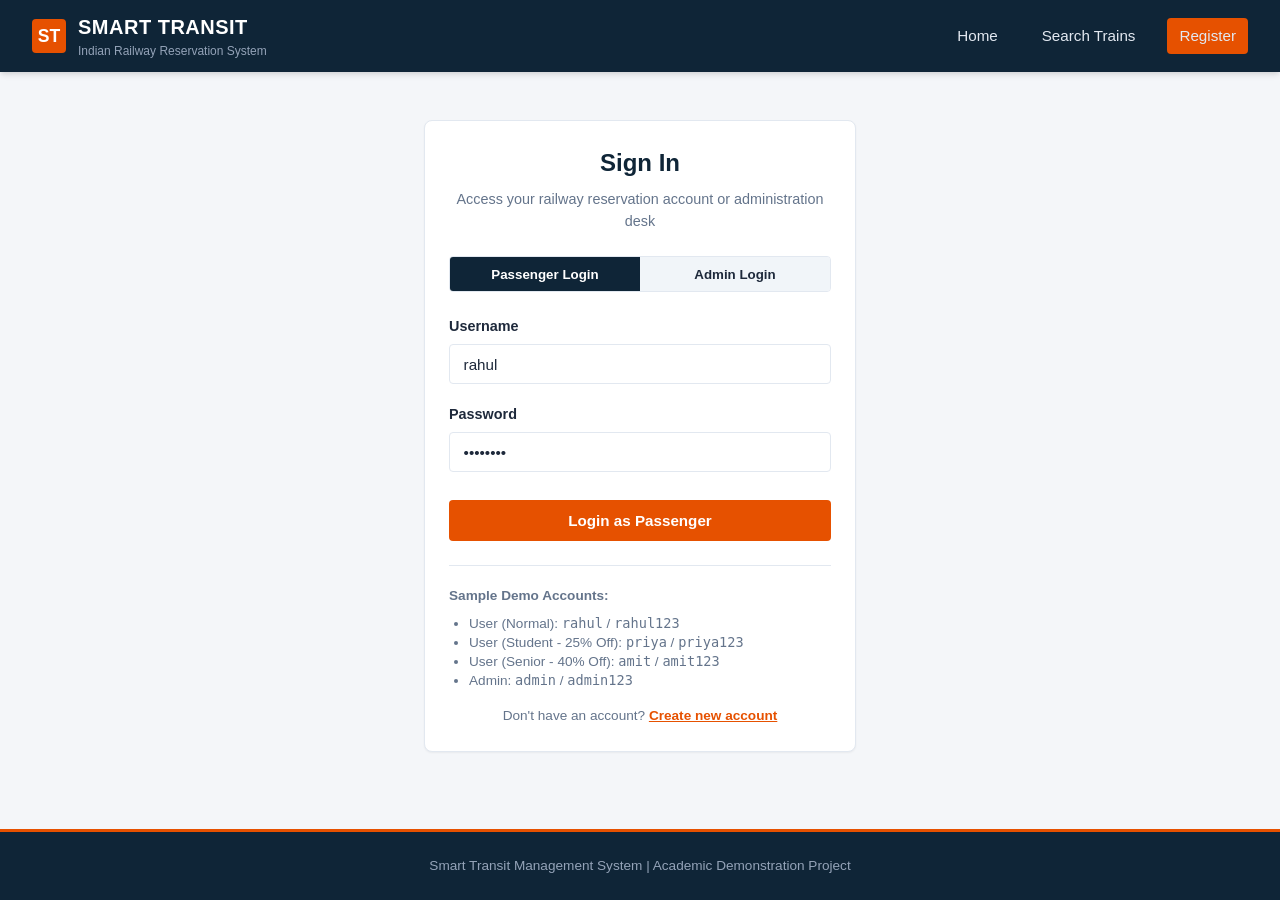
<file: frontend/bookings.html>
<!DOCTYPE html>
<html lang="en">
<head>
    <meta charset="UTF-8">
    <meta name="viewport" content="width=device-width, initial-scale=1.0">
    <title>My Bookings | Smart Transit Management System</title>
    <link rel="stylesheet" href="css/style.css">
</head>
<body>

    <nav class="navbar">
        <a href="index.html" class="nav-brand">
            <div class="brand-icon">ST</div>
            <div>
                <span class="brand-title">SMART TRANSIT</span>
                <span class="brand-sub">Indian Railway Reservation System</span>
            </div>
        </a>
        <ul class="nav-links" id="nav-right"></ul>
    </nav>

    <div class="container">
        <div class="page-header">
            <div>
                <h1 class="page-title">Booking History & Ticket Management</h1>
                <p class="page-desc">Review your current and historical bookings, e-tickets, and cancellation refunds</p>
            </div>
            <div>
                <a href="search.html" class="btn btn-primary">+ Book Another Ticket</a>
            </div>
        </div>

        <div id="bookings-alert"></div>

        <div class="card">
            <!-- Filter Tabs -->
            <div style="display:flex; gap:0.5rem; margin-bottom:1.25rem; border-bottom:1px solid var(--border-light); padding-bottom:0.75rem;">
                <button onclick="filterStatus('ALL')" id="tab-all" class="btn btn-sm btn-navy">All Bookings</button>
                <button onclick="filterStatus('CONFIRMED')" id="tab-confirmed" class="btn btn-sm btn-outline">Confirmed</button>
                <button onclick="filterStatus('WAITLIST')" id="tab-waitlist" class="btn btn-sm btn-outline">Waitlisted</button>
                <button onclick="filterStatus('CANCELLED')" id="tab-cancelled" class="btn btn-sm btn-outline">Cancelled</button>
            </div>

            <div class="table-responsive">
                <table class="styled-table">
                    <thead>
                        <tr>
                            <th>PNR</th>
                            <th>Train</th>
                            <th>Date</th>
                            <th>Passengers & Seats</th>
                            <th>Class</th>
                            <th>Fare Paid</th>
                            <th>Status</th>
                            <th>Actions</th>
                        </tr>
                    </thead>
                    <tbody id="bookings-table-body">
                        <tr><td colspan="8" style="text-align:center; padding:2rem;">Loading booking history...</td></tr>
                    </tbody>
                </table>
            </div>
        </div>
    </div>

    <footer class="footer">
        <p>Smart Transit Management System | Academic Demonstration Project</p>
    </footer>

    <script src="js/app.js"></script>
    <script>
        let allUserBookings = [];
        let currentFilter = 'ALL';

        document.addEventListener('DOMContentLoaded', () => {
            const user = getCurrentUser();
            if (!user) {
                window.location.href = 'login.html';
                return;
            }
            setupNavbar('bookings');
            loadUserBookings(user.userId);
        });

        async function loadUserBookings(userId) {
            try {
                const res = await api(`/bookings/user?userId=${userId}`);
                if (res.success && res.bookings) {
                    allUserBookings = res.bookings;
                    renderBookingsTable();
                }
            } catch (err) {
                showAlert('bookings-alert', err.message, 'danger');
            }
        }

        function filterStatus(status) {
            currentFilter = status;
            ['all', 'confirmed', 'waitlist', 'cancelled'].forEach(s => {
                const btn = document.getElementById(`tab-${s}`);
                if (s === status.toLowerCase()) {
                    btn.className = 'btn btn-sm btn-navy';
                } else {
                    btn.className = 'btn btn-sm btn-outline';
                }
            });
            renderBookingsTable();
        }

        function renderBookingsTable() {
            const tbody = document.getElementById('bookings-table-body');
            const list = allUserBookings.filter(b => {
                if (currentFilter === 'ALL') return true;
                return b.status.toUpperCase() === currentFilter;
            });

            if (list.length === 0) {
                tbody.innerHTML = `<tr><td colspan="8" style="text-align:center; padding:2rem; color:var(--text-muted);">No ${currentFilter.toLowerCase()} bookings found.</td></tr>`;
                return;
            }

            let html = '';
            list.forEach(b => {
                const statusClass = b.status === 'CONFIRMED' ? 'badge-confirmed' : (b.status === 'WAITLIST' ? 'badge-waitlist' : 'badge-cancelled');

                let passengersInfo = '';
                b.passengers.forEach(p => {
                    const seatBadge = (p.status === 'WAITLIST' || p.coach === 'WL' || p.seatNumber <= 0) 
                        ? '<span class="badge badge-waitlist">WL</span>' 
                        : `<span style="font-weight:700;">${p.coach}-${p.seatNumber}</span> (${p.allocatedBerth})`;
                    passengersInfo += `<div>${p.name}: ${seatBadge}</div>`;
                });

                html += `
                    <tr>
                        <td><strong><a href="ticket.html?pnr=${b.pnr}" style="color:var(--primary-navy);">${b.pnr}</a></strong></td>
                        <td>
                            <strong>${b.trainNumber}</strong> - ${b.trainName}
                            <div style="font-size:0.8rem; color:var(--text-muted);">${b.source} → ${b.destination}</div>
                        </td>
                        <td>${b.journeyDate}</td>
                        <td style="font-size:0.85rem;">${passengersInfo}</td>
                        <td><strong>${b.travelClass}</strong></td>
                        <td><strong>₹${b.totalFare.toFixed(2)}</strong></td>
                        <td><span class="badge ${statusClass}">${b.status}</span></td>
                        <td>
                            <div style="display:flex; gap:0.4rem; flex-wrap:wrap;">
                                <a href="ticket.html?pnr=${b.pnr}" class="btn btn-navy btn-sm">E-Ticket</a>
                                ${b.status === 'CONFIRMED' ? `
                                    <button onclick="openJourneyDashboard('${b.pnr}')" class="btn btn-outline btn-sm" style="border-color:var(--accent-orange); color:var(--accent-orange); font-weight:600;">Journey Dashboard</button>
                                ` : ''}
                                ${b.status !== 'CANCELLED' ? `
                                    <button onclick="cancelBooking('${b.pnr}', ${b.totalFare})" class="btn btn-danger btn-sm">Cancel</button>
                                ` : ''}
                            </div>
                        </td>
                    </tr>
                `;
            });
            tbody.innerHTML = html;
        }

        function openJourneyDashboard(pnr) {
            const ticket = allUserBookings.find(b => b.pnr === pnr);
            if (!ticket) return;

            document.getElementById('jd-train').innerHTML = `
                ${ticket.trainNumber} - ${ticket.trainName}
                <span class="badge ${ticket.trainStatus === 'DELAYED' ? 'badge-delayed' : 'badge-ontime'}" style="margin-left:0.5rem; font-size:0.75rem;">
                    ${ticket.trainStatus}
                </span>
            `;

            let passList = '';
            (ticket.passengers || []).forEach(p => {
                passList += `
                    <div style="background:#fff; border:1px solid var(--border-light); padding:0.65rem 0.85rem; border-radius:4px; font-size:0.85rem;">
                        <div style="display:flex; justify-content:space-between;">
                            <strong>${p.name}</strong>
                            <span class="badge badge-confirmed">${p.status}</span>
                        </div>
                        <div style="color:var(--text-muted); font-size:0.8rem; margin:0.2rem 0;">
                            ${p.age} yrs • ${p.gender} • Category: ${p.category}
                        </div>
                        <div style="color:var(--accent-orange); font-weight:700; font-size:0.9rem;">
                            Coach: ${p.coach} | Seat: ${p.seatNumber > 0 ? p.seatNumber : 'WL'} ${p.allocatedBerth && p.allocatedBerth !== 'NONE' ? '(' + p.allocatedBerth + ')' : ''}
                        </div>
                    </div>
                `;
            });

            document.getElementById('jd-content').innerHTML = `
                <div class="journey-timeline" style="margin: 0.75rem 0;">
                    <div class="timeline-station">
                        <div class="time">${ticket.departureTime}</div>
                        <div class="city">${ticket.source}</div>
                        <div class="date">${ticket.journeyDate}</div>
                    </div>
                    <div class="timeline-arrow">
                        <span class="duration">Direct Scheduled</span>
                        <div class="line"></div>
                    </div>
                    <div class="timeline-station">
                        <div class="time">${ticket.arrivalTime}</div>
                        <div class="city">${ticket.destination}</div>
                        <div class="date">${ticket.journeyDate}</div>
                    </div>
                </div>

                <div style="display:grid; grid-template-columns:repeat(auto-fit, minmax(140px, 1fr)); gap:0.75rem; background:#f8fafc; padding:0.85rem; border-radius:4px; font-size:0.85rem; margin-bottom:1rem;">
                    <div><span style="color:var(--text-muted);">PNR Number:</span> <strong style="color:var(--accent-orange);">${ticket.pnr}</strong></div>
                    <div><span style="color:var(--text-muted);">Class:</span> <strong>${ticket.travelClass}</strong></div>
                    <div><span style="color:var(--text-muted);">Total Fare:</span> <strong>₹${ticket.totalFare.toFixed(2)}</strong></div>
                    <div><span style="color:var(--text-muted);">Train Status:</span> <strong>${ticket.trainStatus}</strong></div>
                </div>

                <div style="margin-bottom:1rem;">
                    <div style="font-size:0.8rem; font-weight:700; color:var(--primary-navy); text-transform:uppercase; margin-bottom:0.4rem;">
                        Passenger Details & Seat Allocations:
                    </div>
                    <div style="display:grid; grid-template-columns:repeat(auto-fit, minmax(220px, 1fr)); gap:0.5rem;">
                        ${passList}
                    </div>
                </div>

                <div style="display:flex; justify-content:flex-end; gap:0.5rem; margin-top:1.25rem;">
                    <button onclick="window.print()" class="btn btn-secondary btn-sm">🖨️ Print Slip</button>
                    <a href="ticket.html?pnr=${ticket.pnr}" class="btn btn-navy btn-sm">Full E-Ticket View</a>
                </div>
            `;

            document.getElementById('journey-modal').style.display = 'flex';
        }

        function closeJourneyModal() {
            document.getElementById('journey-modal').style.display = 'none';
        }

        async function cancelBooking(pnr, fare) {
            const promptMsg = `Cancel PNR ${pnr}?\n\nOriginal Fare: ₹${fare.toFixed(2)}\nCancellation Fee: ₹100.00\nRefund to be credited: ₹${Math.max(0, fare - 100).toFixed(2)}\n\nWaitlisted passengers will be automatically promoted to this seat. Proceed?`;
            if (!confirm(promptMsg)) return;

            const user = getCurrentUser();
            try {
                const res = await api('/bookings/cancel', 'POST', {
                    userId: user.userId,
                    pnr: pnr,
                    isAdmin: false
                });

                if (res.success) {
                    let promoMsg = '';
                    if (res.promotions && res.promotions.length > 0) {
                        res.promotions.forEach(p => {
                            promoMsg += `\n⚡ Waitlist #${p.waitlistNumber} PROMOTED: ${p.passengerName} -> Seat ${p.coach}-${p.seatNumber}!`;
                        });
                    }
                    alert(`Cancellation Complete!\n\nRefund: ₹${res.refundAmount.toFixed(2)}${promoMsg}`);
                    loadUserBookings(user.userId);
                }
            } catch (err) {
                showAlert('bookings-alert', err.message, 'danger');
            }
        }
    </script>

    <!-- Smart Journey Dashboard Modal -->
    <div id="journey-modal" style="display:none; position:fixed; inset:0; background:rgba(0,0,0,0.6); z-index:2000; align-items:center; justify-content:center; padding:1rem;">
        <div class="card" style="max-width:680px; width:100%; max-height:90vh; overflow-y:auto; margin:0 auto; padding:1.75rem; border-left:5px solid var(--accent-orange);">
            <div style="display:flex; justify-content:space-between; align-items:center; margin-bottom:1rem;">
                <div>
                    <span style="font-size:0.75rem; font-weight:700; color:var(--accent-orange); text-transform:uppercase; letter-spacing:0.5px;">SMART JOURNEY DASHBOARD</span>
                    <h3 id="jd-train" style="color:var(--primary-navy); font-size:1.35rem; margin-top:0.15rem;"></h3>
                </div>
                <button onclick="closeJourneyModal()" class="btn btn-outline btn-sm">✕ Close</button>
            </div>
            <div id="jd-content"></div>
        </div>
    </div>
</body>
</html>
</file>
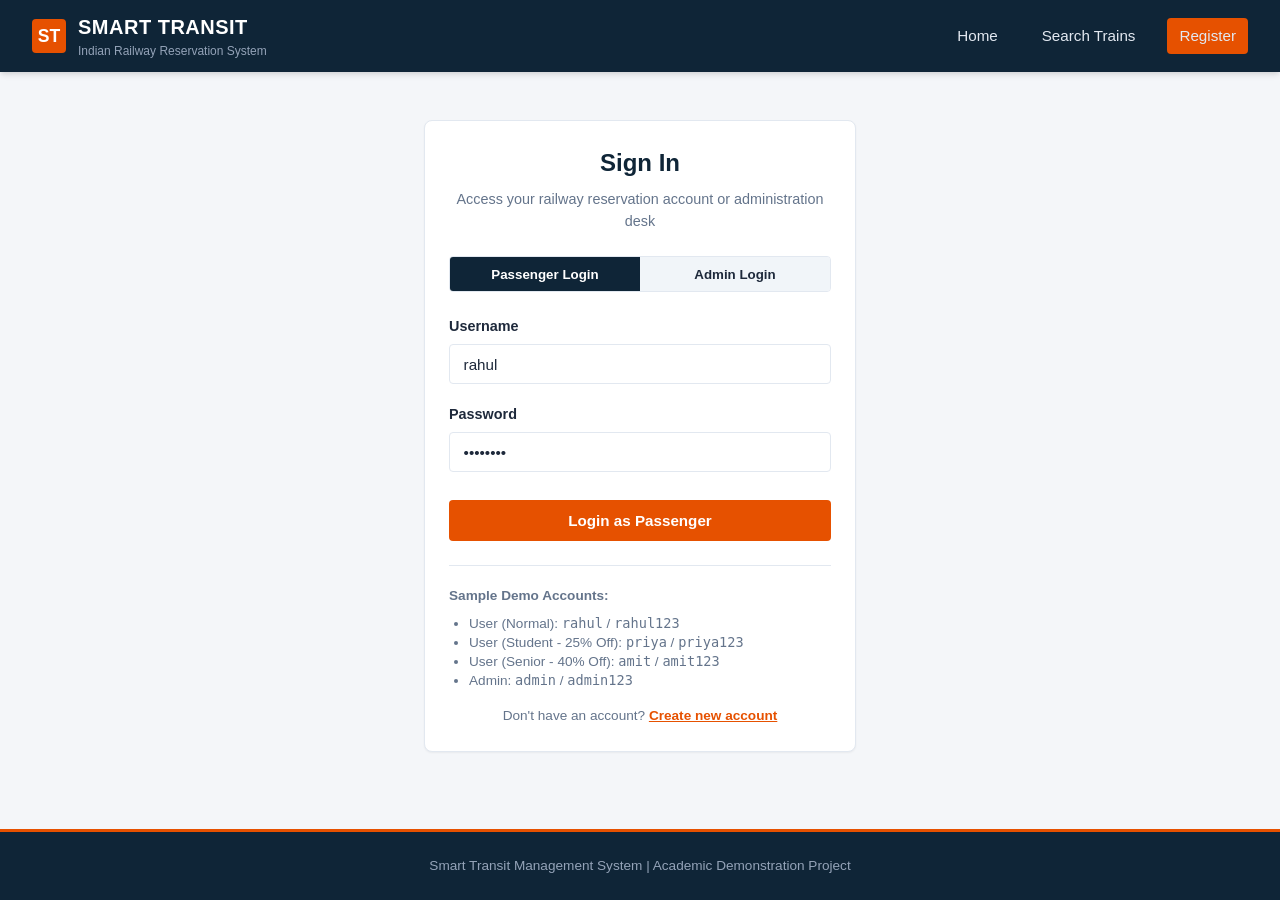
<file: frontend/dashboard.html>
<!DOCTYPE html>
<html lang="en">
<head>
    <meta charset="UTF-8">
    <meta name="viewport" content="width=device-width, initial-scale=1.0">
    <title>Passenger Dashboard | Smart Transit Management System</title>
    <link rel="stylesheet" href="css/style.css">
</head>
<body>

    <nav class="navbar">
        <a href="index.html" class="nav-brand">
            <div class="brand-icon">ST</div>
            <div>
                <span class="brand-title">SMART TRANSIT</span>
                <span class="brand-sub">Indian Railway Reservation System</span>
            </div>
        </a>
        <ul class="nav-links" id="nav-right"></ul>
    </nav>

    <div class="container">
        <div class="page-header">
            <div>
                <h1 class="page-title" id="welcome-title">Passenger Dashboard</h1>
                <p class="page-desc" id="user-sub">Manage your rail bookings, upcoming journeys, and notifications</p>
            </div>
            <div>
                <a href="search.html" class="btn btn-primary">+ Book New Ticket</a>
            </div>
        </div>

        <div id="dash-alert"></div>

        <!-- Metric Cards -->
        <div style="display:grid; grid-template-columns: repeat(auto-fit, minmax(200px, 1fr)); gap: 1rem; margin-bottom: 1.5rem;">
            <div class="card" style="margin-bottom:0; text-align:center;">
                <div style="font-size:0.85rem; color:var(--text-muted); font-weight:600; text-transform:uppercase;">Confirmed Tickets</div>
                <div id="metric-confirmed" style="font-size:2rem; font-weight:800; color:var(--success); margin:0.35rem 0;">0</div>
            </div>
            <div class="card" style="margin-bottom:0; text-align:center;">
                <div style="font-size:0.85rem; color:var(--text-muted); font-weight:600; text-transform:uppercase;">Waitlisted Tickets</div>
                <div id="metric-waitlist" style="font-size:2rem; font-weight:800; color:var(--warning); margin:0.35rem 0;">0</div>
            </div>
            <div class="card" style="margin-bottom:0; text-align:center;">
                <div style="font-size:0.85rem; color:var(--text-muted); font-weight:600; text-transform:uppercase;">Total Bookings</div>
                <div id="metric-total" style="font-size:2rem; font-weight:800; color:var(--primary-navy); margin:0.35rem 0;">0</div>
            </div>
            <div class="card" style="margin-bottom:0; text-align:center;">
                <div style="font-size:0.85rem; color:var(--text-muted); font-weight:600; text-transform:uppercase;">Unread Alerts</div>
                <div id="metric-notifs" style="font-size:2rem; font-weight:800; color:var(--accent-orange); margin:0.35rem 0;">0</div>
            </div>
        </div>

        <!-- Active / Upcoming Journey Card (Requirement 17: Journey Dashboard) -->
        <div id="upcoming-journey-container"></div>

        <!-- Recent Bookings Table -->
        <div class="card">
            <div style="display:flex; justify-content:space-between; align-items:center; margin-bottom:1rem;">
                <div class="card-title" style="margin-bottom:0;">🚆 Recent Bookings</div>
                <a href="bookings.html" style="font-size:0.9rem; color:var(--accent-orange); font-weight:600;">View All Bookings →</a>
            </div>
            <div class="table-responsive">
                <table class="styled-table">
                    <thead>
                        <tr>
                            <th>PNR</th>
                            <th>Train</th>
                            <th>Date</th>
                            <th>Class</th>
                            <th>Status</th>
                            <th>Fare</th>
                            <th>Actions</th>
                        </tr>
                    </thead>
                    <tbody id="recent-bookings-body">
                        <tr><td colspan="7" style="text-align:center; padding:1.5rem;">Loading bookings...</td></tr>
                    </tbody>
                </table>
            </div>
        </div>
    </div>

    <footer class="footer">
        <p>Smart Transit Management System | Academic Demonstration Project</p>
    </footer>

    <script src="js/app.js"></script>
    <script>
        document.addEventListener('DOMContentLoaded', () => {
            const user = getCurrentUser();
            if (!user) {
                window.location.href = 'login.html';
                return;
            }
            setupNavbar('dashboard');
            document.getElementById('welcome-title').textContent = `Welcome back, ${user.fullName}!`;
            document.getElementById('user-sub').textContent = `Username: @${user.username} | Category: ${user.category} | Phone: ${user.phone}`;
            loadDashboard(user.userId);
        });

        async function loadDashboard(userId) {
            try {
                const res = await api(`/user/dashboard?userId=${userId}`);
                if (res.success) {
                    // Update stats
                    const s = res.stats;
                    document.getElementById('metric-confirmed').textContent = s.confirmedBookings;
                    document.getElementById('metric-waitlist').textContent = s.waitlistBookings;
                    document.getElementById('metric-total').textContent = s.totalBookings;
                    document.getElementById('metric-notifs').textContent = s.unreadNotifications;

                    // Render Recent Bookings
                    renderRecentBookings(res.recentBookings);

                    // Render Journey Dashboard for first confirmed booking
                    const upcoming = res.recentBookings.find(b => b.status === 'CONFIRMED');
                    renderJourneyDashboard(upcoming);
                }
            } catch (err) {
                showAlert('dash-alert', err.message, 'danger');
            }
        }

        function renderJourneyDashboard(ticket) {
            const container = document.getElementById('upcoming-journey-container');
            if (!container) return;

            if (!ticket) {
                container.innerHTML = '';
                return;
            }

            const p = ticket.passengers && ticket.passengers.length > 0 ? ticket.passengers[0] : null;
            const seatDisplay = p ? `${p.coach}-${p.seatNumber} (${p.allocatedBerth || 'Standard'})` : 'Assigned';

            container.innerHTML = `
                <div class="card" style="border-left: 5px solid var(--accent-orange); background: #ffffff;">
                    <div style="display:flex; justify-content:space-between; align-items:center; flex-wrap:wrap; margin-bottom:1rem;">
                        <div>
                            <span style="font-size:0.8rem; font-weight:700; color:var(--accent-orange); text-transform:uppercase;">ACTIVE JOURNEY DASHBOARD</span>
                            <h3 style="color:var(--primary-navy); font-size:1.35rem; margin-top:0.15rem;">
                                ${ticket.trainNumber} - ${ticket.trainName}
                            </h3>
                        </div>
                        <div>
                            <span class="badge badge-confirmed">CONFIRMED</span>
                            <span class="badge ${ticket.trainStatus === 'DELAYED' ? 'badge-delayed' : 'badge-ontime'}" style="margin-left:0.5rem;">
                                ${ticket.trainStatus}
                            </span>
                        </div>
                    </div>

                    <div class="journey-timeline">
                        <div class="timeline-station">
                            <div class="time">${ticket.departureTime}</div>
                            <div class="city">${ticket.source}</div>
                            <div class="date">${ticket.journeyDate}</div>
                        </div>
                        <div class="timeline-arrow">
                            <span class="duration">Direct Scheduled Route</span>
                            <div class="line"></div>
                        </div>
                        <div class="timeline-station">
                            <div class="time">${ticket.arrivalTime}</div>
                            <div class="city">${ticket.destination}</div>
                            <div class="date">${ticket.journeyDate}</div>
                        </div>
                    </div>

                    <div style="display:grid; grid-template-columns:repeat(auto-fit, minmax(180px, 1fr)); gap:1rem; background:#f8fafc; padding:1rem; border-radius:var(--radius-sm); font-size:0.9rem;">
                        <div><span style="color:var(--text-muted);">PNR Number:</span> <strong style="color:var(--accent-orange);">${ticket.pnr}</strong></div>
                        <div><span style="color:var(--text-muted);">Class:</span> <strong>${ticket.travelClass}</strong></div>
                        <div><span style="color:var(--text-muted);">Departure:</span> <strong>${ticket.departureTime}</strong></div>
                        <div><span style="color:var(--text-muted);">Arrival:</span> <strong>${ticket.arrivalTime}</strong></div>
                    </div>

                    <div style="margin-top:1rem; padding:0.85rem; background:#f1f5f9; border-radius:var(--radius-sm);">
                        <div style="font-size:0.8rem; font-weight:700; color:var(--primary-navy); text-transform:uppercase; margin-bottom:0.4rem;">
                            Passenger Details & Allocated Berths:
                        </div>
                        <div style="display:grid; grid-template-columns:repeat(auto-fit, minmax(220px, 1fr)); gap:0.5rem;">
                            ${(ticket.passengers || []).map(ps => `
                                <div style="background:#fff; border:1px solid var(--border-light); padding:0.5rem 0.75rem; border-radius:4px; font-size:0.85rem;">
                                    <strong>${ps.name}</strong> (${ps.age}/${ps.gender}, ${ps.category})
                                    <div style="color:var(--accent-orange); font-weight:700; margin-top:0.15rem;">
                                        Coach: ${ps.coach} | Seat: ${ps.seatNumber > 0 ? ps.seatNumber : 'WL'} ${ps.allocatedBerth && ps.allocatedBerth !== 'NONE' ? '(' + ps.allocatedBerth + ')' : ''}
                                    </div>
                                </div>
                            `).join('')}
                        </div>
                    </div>

                    <div style="display:flex; justify-content:space-between; align-items:center; margin-top:1rem;">
                        <span style="font-size:0.85rem; color:var(--text-muted);">Total Fare Paid: <strong>₹${ticket.totalFare.toFixed(2)}</strong></span>
                        <a href="ticket.html?pnr=${ticket.pnr}" class="btn btn-navy btn-sm">View Full E-Ticket</a>
                    </div>
                </div>
            `;
        }

        function renderRecentBookings(bookings) {
            const tbody = document.getElementById('recent-bookings-body');
            if (!bookings || bookings.length === 0) {
                tbody.innerHTML = '<tr><td colspan="7" style="text-align:center; padding:1.5rem; color:var(--text-muted);">No bookings yet. <a href="search.html" style="color:var(--accent-orange);">Book your first ticket!</a></td></tr>';
                return;
            }

            let html = '';
            bookings.forEach(b => {
                const statusClass = b.status === 'CONFIRMED' ? 'badge-confirmed' : (b.status === 'WAITLIST' ? 'badge-waitlist' : 'badge-cancelled');
                html += `
                    <tr>
                        <td><strong><a href="ticket.html?pnr=${b.pnr}" style="color:var(--primary-navy); text-decoration:underline;">${b.pnr}</a></strong></td>
                        <td>${b.trainNumber} - ${b.trainName}</td>
                        <td>${b.journeyDate}</td>
                        <td>${b.travelClass}</td>
                        <td><span class="badge ${statusClass}">${b.status}</span></td>
                        <td>₹${b.totalFare.toFixed(2)}</td>
                        <td>
                            <a href="ticket.html?pnr=${b.pnr}" class="btn btn-outline btn-sm">E-Ticket</a>
                        </td>
                    </tr>
                `;
            });
            tbody.innerHTML = html;
        }
    </script>
</body>
</html>
</file>
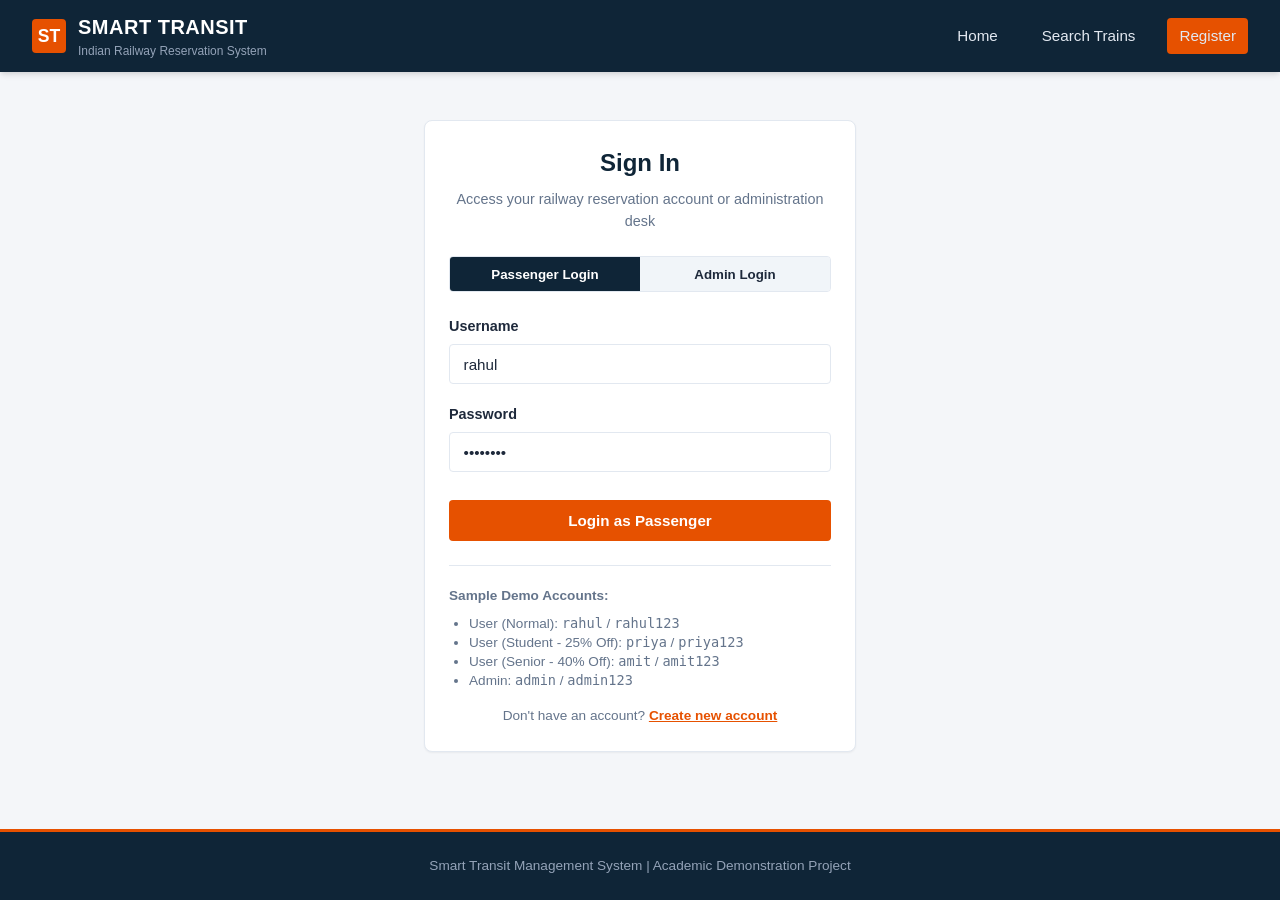
<file: frontend/login.html>
<!DOCTYPE html>
<html lang="en">
<head>
    <meta charset="UTF-8">
    <meta name="viewport" content="width=device-width, initial-scale=1.0">
    <title>Login | Smart Transit Management System</title>
    <link rel="stylesheet" href="css/style.css">
</head>
<body>

    <nav class="navbar">
        <a href="index.html" class="nav-brand">
            <div class="brand-icon">ST</div>
            <div>
                <span class="brand-title">SMART TRANSIT</span>
                <span class="brand-sub">Indian Railway Reservation System</span>
            </div>
        </a>
        <ul class="nav-links" id="nav-right">
            <li><a href="index.html">Home</a></li>
            <li><a href="search.html">Search Trains</a></li>
            <li><a href="register.html" class="btn btn-primary btn-sm">Register</a></li>
        </ul>
    </nav>

    <div class="container" style="max-width: 480px; margin-top: 3rem;">
        <div class="card">
            <h2 style="color:var(--primary-navy); font-size:1.5rem; text-align:center; margin-bottom:0.5rem;">Sign In</h2>
            <p style="text-align:center; color:var(--text-muted); font-size:0.9rem; margin-bottom:1.5rem;">
                Access your railway reservation account or administration desk
            </p>

            <div id="login-alert"></div>

            <!-- Role Selector Toggle -->
            <div style="display:flex; border:1px solid var(--border-light); border-radius:var(--radius-sm); margin-bottom:1.5rem; overflow:hidden;">
                <button type="button" id="role-user-btn" onclick="selectRole('USER')" 
                        style="flex:1; padding:0.6rem; border:none; background:var(--primary-navy); color:#fff; font-weight:600; cursor:pointer;">
                    Passenger Login
                </button>
                <button type="button" id="role-admin-btn" onclick="selectRole('ADMIN')" 
                        style="flex:1; padding:0.6rem; border:none; background:#f1f5f9; color:var(--text-main); font-weight:600; cursor:pointer;">
                    Admin Login
                </button>
            </div>

            <form id="login-form" onsubmit="handleLogin(event)">
                <div class="form-group">
                    <label for="login-username">Username</label>
                    <input type="text" id="login-username" class="form-control" placeholder="Enter your username" required value="rahul">
                </div>

                <div class="form-group">
                    <label for="login-password">Password</label>
                    <input type="password" id="login-password" class="form-control" placeholder="Enter password" required value="rahul123">
                </div>

                <button type="submit" id="submit-btn" class="btn btn-primary" style="width:100%; margin-top:0.5rem; padding:0.75rem;">
                    Login as Passenger
                </button>
            </form>

            <div style="margin-top:1.5rem; padding-top:1.25rem; border-top:1px solid var(--border-light); font-size:0.85rem; color:var(--text-muted);">
                <strong>Sample Demo Accounts:</strong>
                <ul style="margin:0.5rem 0 0 1.25rem; line-height:1.4;">
                    <li>User (Normal): <code>rahul</code> / <code>rahul123</code></li>
                    <li>User (Student - 25% Off): <code>priya</code> / <code>priya123</code></li>
                    <li>User (Senior - 40% Off): <code>amit</code> / <code>amit123</code></li>
                    <li>Admin: <code>admin</code> / <code>admin123</code></li>
                </ul>
                <div style="margin-top:1rem; text-align:center;">
                    Don't have an account? <a href="register.html" style="color:var(--accent-orange); font-weight:600;">Create new account</a>
                </div>
            </div>
        </div>
    </div>

    <footer class="footer">
        <p>Smart Transit Management System | Academic Demonstration Project</p>
    </footer>

    <script src="js/app.js"></script>
    <script>
        let currentRole = 'USER';

        function selectRole(role) {
            currentRole = role;
            const userBtn = document.getElementById('role-user-btn');
            const adminBtn = document.getElementById('role-admin-btn');
            const submitBtn = document.getElementById('submit-btn');
            const uInput = document.getElementById('login-username');
            const pInput = document.getElementById('login-password');

            if (role === 'ADMIN') {
                adminBtn.style.background = 'var(--primary-navy)';
                adminBtn.style.color = '#fff';
                userBtn.style.background = '#f1f5f9';
                userBtn.style.color = 'var(--text-main)';
                submitBtn.textContent = 'Login as Administrator';
                uInput.value = 'admin';
                pInput.value = 'admin123';
            } else {
                userBtn.style.background = 'var(--primary-navy)';
                userBtn.style.color = '#fff';
                adminBtn.style.background = '#f1f5f9';
                adminBtn.style.color = 'var(--text-main)';
                submitBtn.textContent = 'Login as Passenger';
                uInput.value = 'rahul';
                pInput.value = 'rahul123';
            }
        }

        async function handleLogin(e) {
            e.preventDefault();
            const username = document.getElementById('login-username').value.trim();
            const password = document.getElementById('login-password').value.trim();

            try {
                const res = await api('/auth/login', 'POST', { username, password, role: currentRole });
                if (res.success) {
                    if (res.role === 'ADMIN') {
                        setCurrentAdmin(res.admin);
                        window.location.href = 'admin.html';
                    } else {
                        setCurrentUser(res.user);
                        const urlParams = new URLSearchParams(window.location.search);
                        const redirect = urlParams.get('redirect') || 'dashboard.html';
                        window.location.href = redirect;
                    }
                }
            } catch (err) {
                showAlert('login-alert', err.message, 'danger');
            }
        }
    </script>
</body>
</html>
</file>
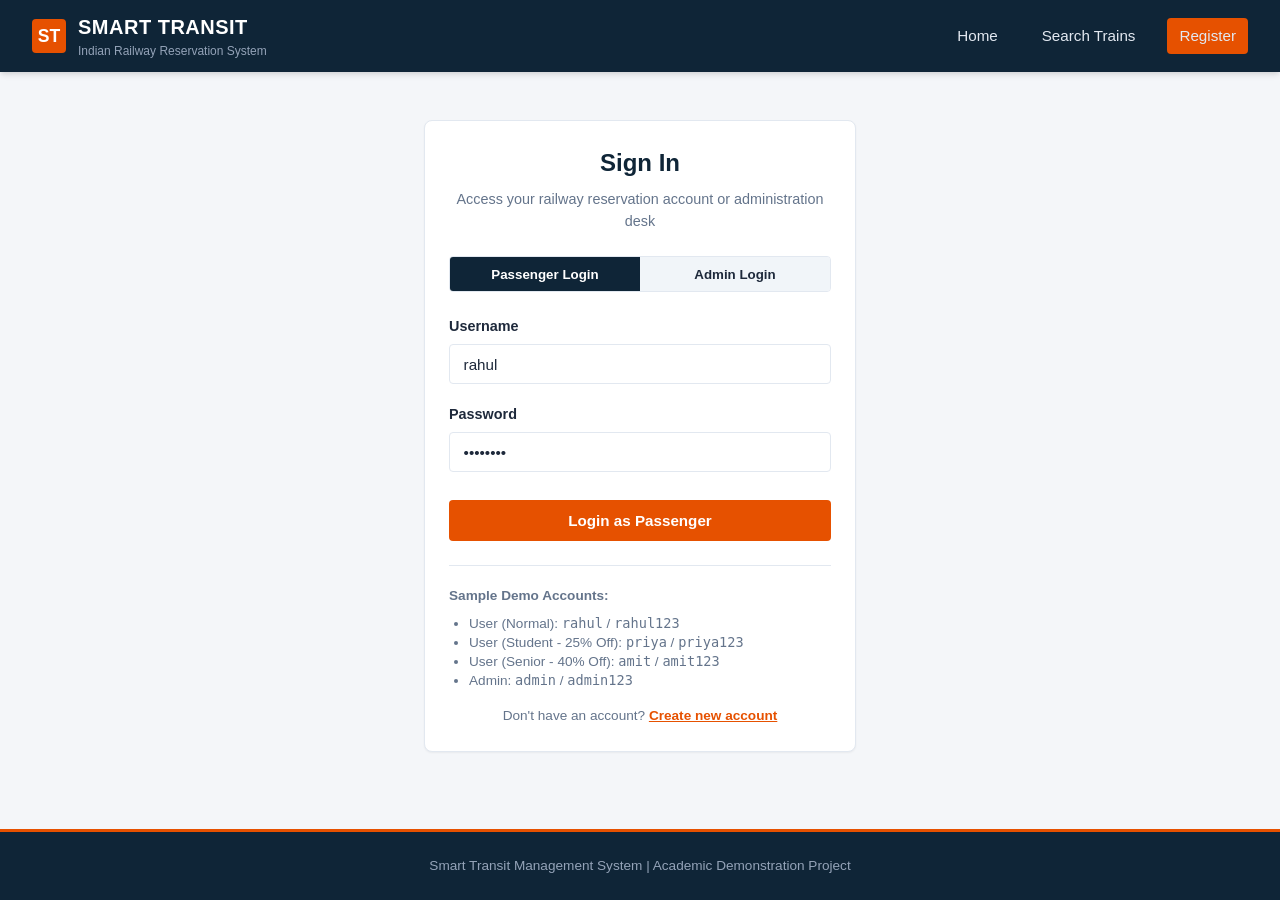
<file: frontend/notifications.html>
<!DOCTYPE html>
<html lang="en">
<head>
    <meta charset="UTF-8">
    <meta name="viewport" content="width=device-width, initial-scale=1.0">
    <title>Journey Alerts & Notifications | Smart Transit Management System</title>
    <link rel="stylesheet" href="css/style.css">
</head>
<body>

    <nav class="navbar">
        <a href="index.html" class="nav-brand">
            <div class="brand-icon">ST</div>
            <div>
                <span class="brand-title">SMART TRANSIT</span>
                <span class="brand-sub">Indian Railway Reservation System</span>
            </div>
        </a>
        <ul class="nav-links" id="nav-right"></ul>
    </nav>

    <div class="container" style="max-width:800px;">
        <div class="page-header">
            <div>
                <h1 class="page-title">Notifications & System Alerts</h1>
                <p class="page-desc">Stay updated on ticket confirmations, waitlist promotions, and train schedule updates</p>
            </div>
            <div>
                <button onclick="markAllRead()" class="btn btn-outline btn-sm">Mark All as Read</button>
            </div>
        </div>

        <div id="notif-alert"></div>

        <div id="notifications-list">
            <div class="card" style="text-align:center; padding:2.5rem; color:var(--text-muted);">
                Loading notifications...
            </div>
        </div>
    </div>

    <footer class="footer">
        <p>Smart Transit Management System | Academic Demonstration Project</p>
    </footer>

    <script src="js/app.js"></script>
    <script>
        document.addEventListener('DOMContentLoaded', () => {
            const user = getCurrentUser();
            if (!user) {
                window.location.href = 'login.html';
                return;
            }
            setupNavbar('notifications');
            loadNotifications(user.userId);
        });

        async function loadNotifications(userId) {
            const container = document.getElementById('notifications-list');
            try {
                const res = await api(`/notifications?userId=${userId}`);
                if (res.success && res.notifications) {
                    if (res.notifications.length === 0) {
                        container.innerHTML = `
                            <div class="card" style="text-align:center; padding:2.5rem; color:var(--text-muted);">
                                🔔 No notifications at this time.
                            </div>
                        `;
                        return;
                    }

                    let html = '';
                    res.notifications.forEach(n => {
                        const isUnread = !n.isRead;
                        html += `
                            <div class="card" style="margin-bottom:1rem; border-left: 4px solid ${isUnread ? 'var(--accent-orange)' : '#cbd5e1'}; background: ${isUnread ? '#fffaf0' : '#ffffff'};">
                                <div style="display:flex; justify-content:space-between; align-items:flex-start; gap:1rem;">
                                    <div>
                                        <div style="font-size:0.95rem; font-weight: ${isUnread ? '700' : '500'}; color:var(--text-main);">
                                            ${n.message}
                                        </div>
                                        <div style="font-size:0.8rem; color:var(--text-muted); margin-top:0.4rem;">
                                            Timestamp: ${n.createdAt || 'Just now'}
                                        </div>
                                    </div>
                                    <div>
                                        ${isUnread ? '<span class="badge" style="background:#fed7aa; color:#c2410c;">NEW</span>' : ''}
                                    </div>
                                </div>
                            </div>
                        `;
                    });
                    container.innerHTML = html;
                }
            } catch (err) {
                showAlert('notif-alert', err.message, 'danger');
            }
        }

        async function markAllRead() {
            const user = getCurrentUser();
            if (!user) return;
            try {
                const res = await api(`/notifications/read-all?userId=${user.userId}`, 'POST');
                if (res.success) {
                    loadNotifications(user.userId);
                    const badge = document.getElementById('nav-notif-badge');
                    if (badge) badge.style.display = 'none';
                }
            } catch (err) {
                showAlert('notif-alert', err.message, 'danger');
            }
        }
    </script>
</body>
</html>
</file>
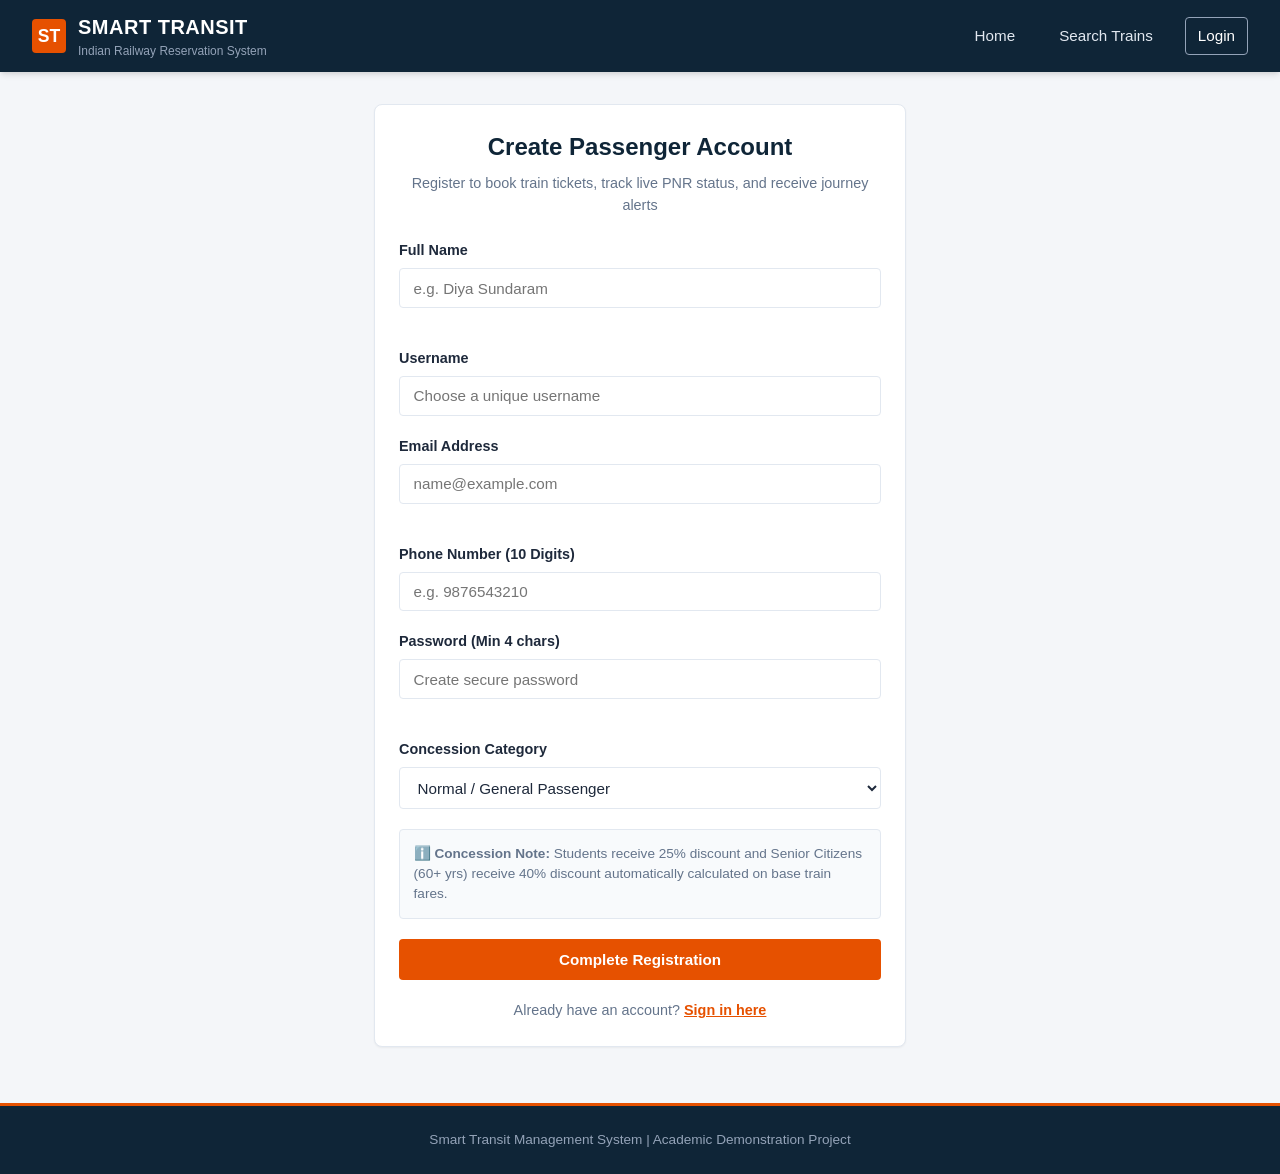
<file: frontend/register.html>
<!DOCTYPE html>
<html lang="en">
<head>
    <meta charset="UTF-8">
    <meta name="viewport" content="width=device-width, initial-scale=1.0">
    <title>Register Account | Smart Transit Management System</title>
    <link rel="stylesheet" href="css/style.css">
</head>
<body>

    <nav class="navbar">
        <a href="index.html" class="nav-brand">
            <div class="brand-icon">ST</div>
            <div>
                <span class="brand-title">SMART TRANSIT</span>
                <span class="brand-sub">Indian Railway Reservation System</span>
            </div>
        </a>
        <ul class="nav-links" id="nav-right">
            <li><a href="index.html">Home</a></li>
            <li><a href="search.html">Search Trains</a></li>
            <li><a href="login.html" class="btn btn-outline btn-sm" style="color:#fff; border-color:#94a3b8;">Login</a></li>
        </ul>
    </nav>

    <div class="container" style="max-width: 580px; margin-top: 2rem;">
        <div class="card">
            <h2 style="color:var(--primary-navy); font-size:1.5rem; text-align:center; margin-bottom:0.5rem;">Create Passenger Account</h2>
            <p style="text-align:center; color:var(--text-muted); font-size:0.9rem; margin-bottom:1.5rem;">
                Register to book train tickets, track live PNR status, and receive journey alerts
            </p>

            <div id="reg-alert"></div>

            <form id="reg-form" onsubmit="handleRegister(event)">
                <div class="form-grid">
                    <div class="form-group">
                        <label for="reg-fullname">Full Name</label>
                        <input type="text" id="reg-fullname" class="form-control" placeholder="e.g. Diya Sundaram" required>
                    </div>

                    <div class="form-group">
                        <label for="reg-username">Username</label>
                        <input type="text" id="reg-username" class="form-control" placeholder="Choose a unique username" required>
                    </div>
                </div>

                <div class="form-grid">
                    <div class="form-group">
                        <label for="reg-email">Email Address</label>
                        <input type="email" id="reg-email" class="form-control" placeholder="name@example.com" required>
                    </div>

                    <div class="form-group">
                        <label for="reg-phone">Phone Number (10 Digits)</label>
                        <input type="tel" id="reg-phone" class="form-control" placeholder="e.g. 9876543210" required>
                    </div>
                </div>

                <div class="form-grid">
                    <div class="form-group">
                        <label for="reg-password">Password (Min 4 chars)</label>
                        <input type="password" id="reg-password" class="form-control" placeholder="Create secure password" required minlength="4">
                    </div>

                    <div class="form-group">
                        <label for="reg-category">Concession Category</label>
                        <select id="reg-category" class="form-control">
                            <option value="NORMAL">Normal / General Passenger</option>
                            <option value="STUDENT">Student (25% Fare Discount)</option>
                            <option value="SENIOR">Senior Citizen (40% Fare Discount)</option>
                        </select>
                    </div>
                </div>

                <div style="background:#f8fafc; border:1px solid var(--border-light); border-radius:var(--radius-sm); padding:0.85rem; font-size:0.85rem; color:var(--text-muted); margin-bottom:1.25rem;">
                    ℹ️ <strong>Concession Note:</strong> Students receive 25% discount and Senior Citizens (60+ yrs) receive 40% discount automatically calculated on base train fares.
                </div>

                <button type="submit" class="btn btn-primary" style="width:100%; padding:0.75rem;">
                    Complete Registration
                </button>
            </form>

            <div style="margin-top:1.25rem; text-align:center; font-size:0.9rem; color:var(--text-muted);">
                Already have an account? <a href="login.html" style="color:var(--accent-orange); font-weight:600;">Sign in here</a>
            </div>
        </div>
    </div>

    <footer class="footer">
        <p>Smart Transit Management System | Academic Demonstration Project</p>
    </footer>

    <script src="js/app.js"></script>
    <script>
        async function handleRegister(e) {
            e.preventDefault();
            const fullName = document.getElementById('reg-fullname').value.trim();
            const username = document.getElementById('reg-username').value.trim();
            const email = document.getElementById('reg-email').value.trim();
            const phone = document.getElementById('reg-phone').value.trim();
            const password = document.getElementById('reg-password').value.trim();
            const category = document.getElementById('reg-category').value;

            try {
                const res = await api('/auth/register', 'POST', {
                    fullName, username, email, phone, password, category
                });

                if (res.success) {
                    showAlert('reg-alert', `Account created successfully! Welcome ${res.user.fullName}. Redirecting to login...`, 'success');
                    setTimeout(() => {
                        window.location.href = 'login.html';
                    }, 1800);
                }
            } catch (err) {
                showAlert('reg-alert', err.message, 'danger');
            }
        }
    </script>
</body>
</html>
</file>
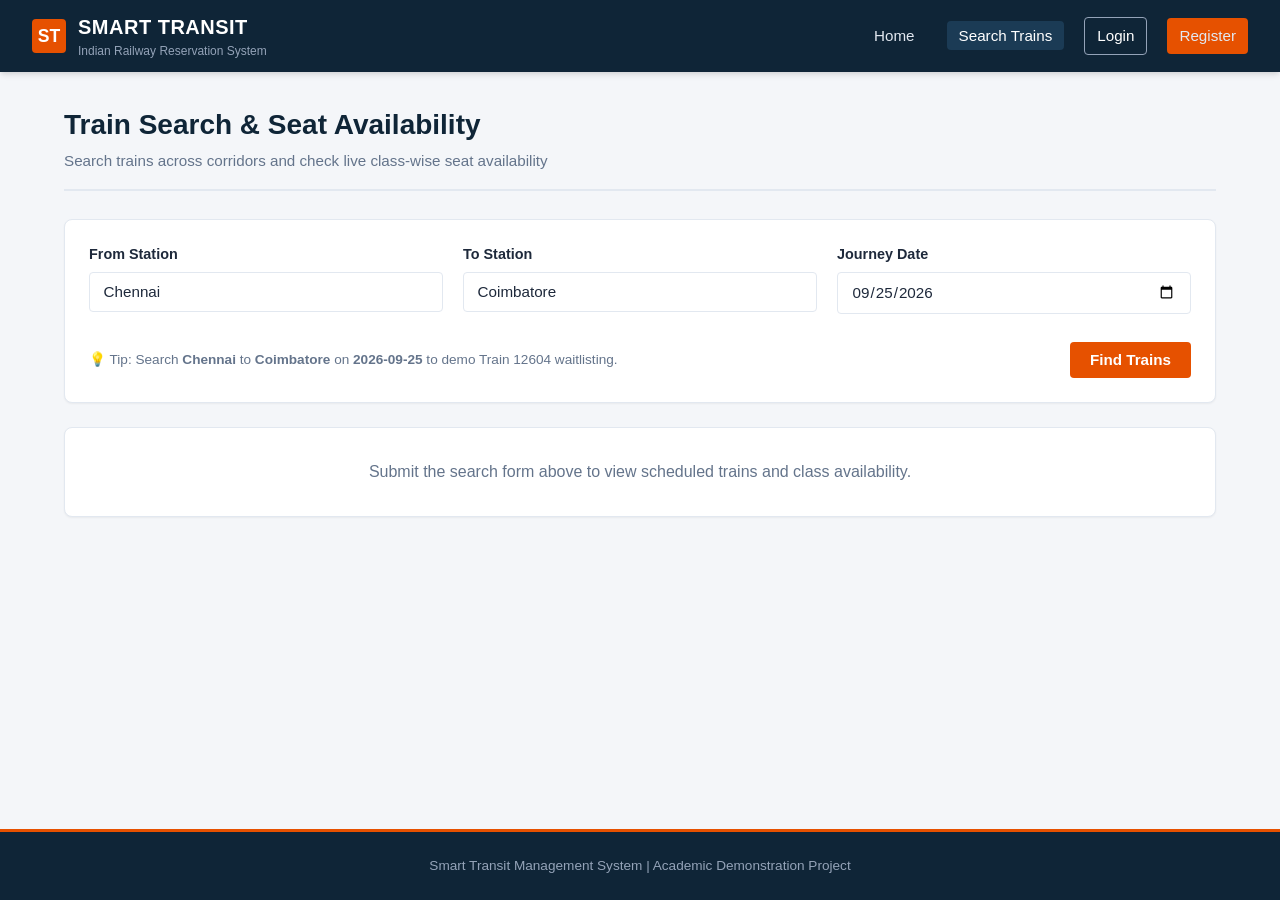
<file: frontend/search.html>
<!DOCTYPE html>
<html lang="en">
<head>
    <meta charset="UTF-8">
    <meta name="viewport" content="width=device-width, initial-scale=1.0">
    <title>Search Trains | Smart Transit Management System</title>
    <link rel="stylesheet" href="css/style.css">
</head>
<body>

    <nav class="navbar">
        <a href="index.html" class="nav-brand">
            <div class="brand-icon">ST</div>
            <div>
                <span class="brand-title">SMART TRANSIT</span>
                <span class="brand-sub">Indian Railway Reservation System</span>
            </div>
        </a>
        <ul class="nav-links" id="nav-right"></ul>
    </nav>

    <div class="container">
        <div class="page-header">
            <div>
                <h1 class="page-title">Train Search & Seat Availability</h1>
                <p class="page-desc">Search trains across corridors and check live class-wise seat availability</p>
            </div>
        </div>

        <div id="search-alert"></div>

        <!-- Search Form Card -->
        <div class="card">
            <form id="train-search-form" onsubmit="onSearchSubmit(event)">
                <div class="form-grid">
                    <div class="form-group">
                        <label for="src-input">From Station</label>
                        <input type="text" id="src-input" class="form-control" placeholder="e.g. Chennai" required value="Chennai">
                    </div>
                    <div class="form-group">
                        <label for="dst-input">To Station</label>
                        <input type="text" id="dst-input" class="form-control" placeholder="e.g. Coimbatore" required value="Coimbatore">
                    </div>
                    <div class="form-group">
                        <label for="date-input">Journey Date</label>
                        <input type="date" id="date-input" class="form-control" value="2026-09-25">
                    </div>
                </div>
                <div style="display:flex; justify-content:space-between; align-items:center; margin-top:0.5rem; flex-wrap:wrap; gap:0.5rem;">
                    <span style="font-size:0.85rem; color:var(--text-muted);">
                        💡 Tip: Search <strong>Chennai</strong> to <strong>Coimbatore</strong> on <strong>2026-09-25</strong> to demo Train 12604 waitlisting.
                    </span>
                    <button type="submit" class="btn btn-primary">Find Trains</button>
                </div>
            </form>
        </div>

        <!-- Smart Alternatives Container (Populated if full/cancelled) -->
        <div id="smart-alternatives"></div>

        <!-- Results Container -->
        <div id="search-results">
            <div class="card" style="text-align:center; padding:2rem; color:var(--text-muted);">
                Submit the search form above to view scheduled trains and class availability.
            </div>
        </div>
    </div>

    <footer class="footer">
        <p>Smart Transit Management System | Academic Demonstration Project</p>
    </footer>

    <script src="js/app.js"></script>
    <script>
        document.addEventListener('DOMContentLoaded', () => {
            setupNavbar('search');

            // Pre-fill from URL parameters if redirected from quick search
            const params = new URLSearchParams(window.location.search);
            const s = params.get('source');
            const d = params.get('destination');
            const dt = params.get('date');

            if (s) document.getElementById('src-input').value = s;
            if (d) document.getElementById('dst-input').value = d;
            if (dt) document.getElementById('date-input').value = dt;

            if (s && d) {
                executeTrainSearch(s, d, dt);
            }
        });

        function onSearchSubmit(e) {
            e.preventDefault();
            const s = document.getElementById('src-input').value.trim();
            const d = document.getElementById('dst-input').value.trim();
            const dt = document.getElementById('date-input').value.trim();
            executeTrainSearch(s, d, dt);
        }
    </script>
</body>
</html>
</file>
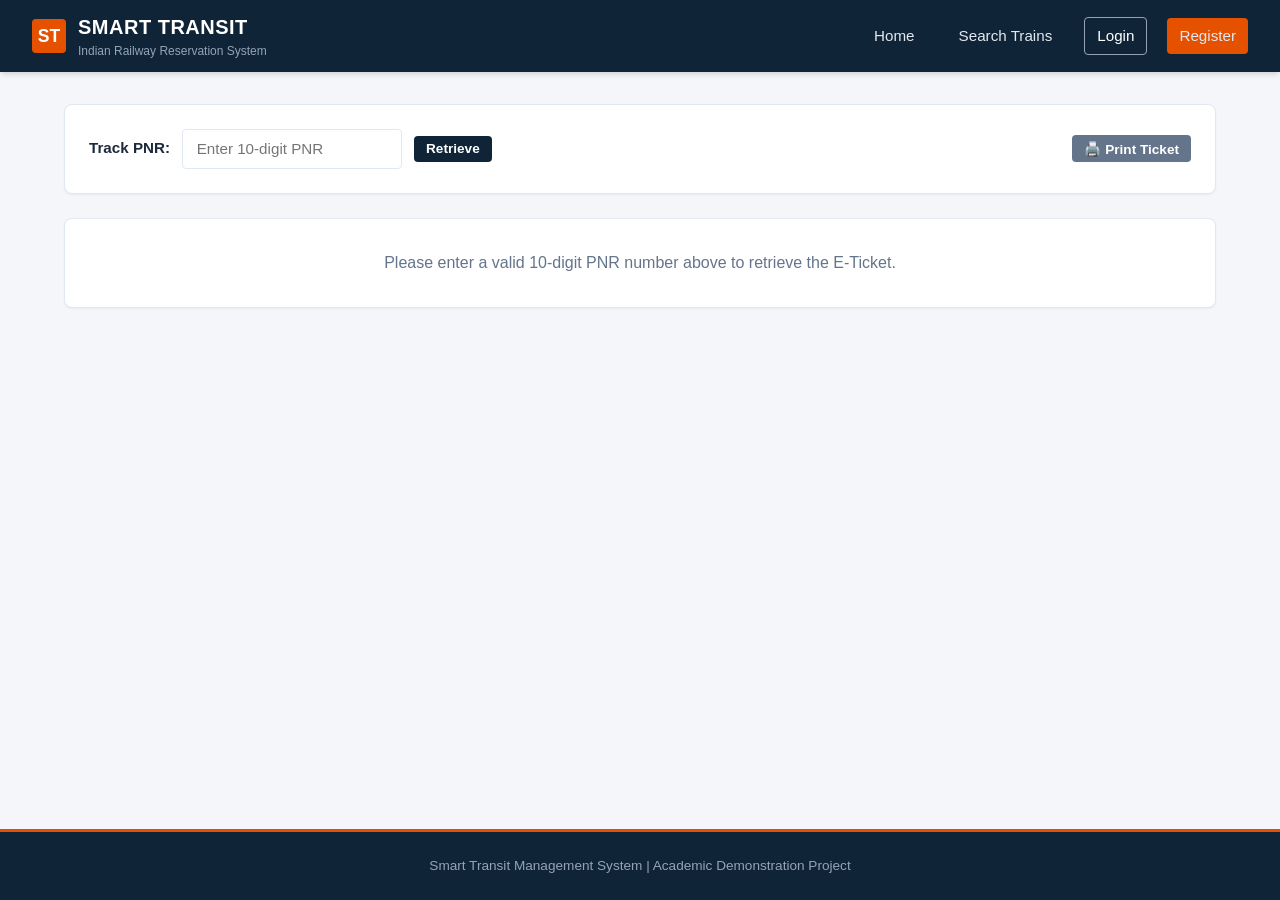
<file: frontend/ticket.html>
<!DOCTYPE html>
<html lang="en">
<head>
    <meta charset="UTF-8">
    <meta name="viewport" content="width=device-width, initial-scale=1.0">
    <title>E-Ticket | Smart Transit Management System</title>
    <link rel="stylesheet" href="css/style.css">
</head>
<body>

    <nav class="navbar no-print">
        <a href="index.html" class="nav-brand">
            <div class="brand-icon">ST</div>
            <div>
                <span class="brand-title">SMART TRANSIT</span>
                <span class="brand-sub">Indian Railway Reservation System</span>
            </div>
        </a>
        <ul class="nav-links" id="nav-right"></ul>
    </nav>

    <div class="container">
        <!-- PNR Lookup Bar (no-print) -->
        <div class="card no-print" style="margin-bottom:1.5rem;">
            <div style="display:flex; justify-content:space-between; align-items:center; flex-wrap:wrap; gap:1rem;">
                <div style="display:flex; gap:0.75rem; align-items:center;">
                    <label for="pnr-search" style="font-weight:700; font-size:0.95rem;">Track PNR:</label>
                    <input type="text" id="pnr-search" class="form-control" placeholder="Enter 10-digit PNR" style="width:220px;">
                    <button onclick="searchPnr()" class="btn btn-navy btn-sm">Retrieve</button>
                </div>
                <div style="display:flex; gap:0.75rem;">
                    <button onclick="window.print()" class="btn btn-secondary btn-sm">🖨️ Print Ticket</button>
                    <button id="cancel-btn" onclick="openCancelModal()" class="btn btn-danger btn-sm" style="display:none;">Cancel Ticket</button>
                </div>
            </div>
        </div>

        <div id="ticket-alert" class="no-print"></div>

        <!-- Rendered E-Ticket Card -->
        <div id="eticket-container">
            <div class="card" style="text-align:center; padding:3rem;">
                Loading E-Ticket details...
            </div>
        </div>
    </div>

    <footer class="footer no-print">
        <p>Smart Transit Management System | Academic Demonstration Project</p>
    </footer>

    <script src="js/app.js"></script>
    <script>
        let currentTicket = null;

        document.addEventListener('DOMContentLoaded', () => {
            setupNavbar('bookings');
            const params = new URLSearchParams(window.location.search);
            const pnr = params.get('pnr');
            if (pnr) {
                document.getElementById('pnr-search').value = pnr;
                fetchTicket(pnr);
            } else {
                document.getElementById('eticket-container').innerHTML = `
                    <div class="card" style="text-align:center; padding:2rem; color:var(--text-muted);">
                        Please enter a valid 10-digit PNR number above to retrieve the E-Ticket.
                    </div>
                `;
            }
        });

        function searchPnr() {
            const pnr = document.getElementById('pnr-search').value.trim();
            if (!pnr) {
                alert("Please enter a valid PNR number.");
                return;
            }
            window.location.href = `ticket.html?pnr=${encodeURIComponent(pnr)}`;
        }

        async function fetchTicket(pnr) {
            try {
                const res = await api(`/bookings/ticket?pnr=${encodeURIComponent(pnr)}`);
                if (res.success && res.ticket) {
                    currentTicket = res.ticket;
                    renderETicket(res.ticket, res.asciiTicket);
                }
            } catch (err) {
                document.getElementById('eticket-container').innerHTML = `
                    <div class="card" style="text-align:center; padding:2.5rem;">
                        <h3 style="color:var(--danger);">Ticket Not Found</h3>
                        <p style="color:var(--text-muted); margin-top:0.5rem;">${err.message}</p>
                    </div>
                `;
            }
        }

        function renderETicket(t, ascii) {
            const statusClass = t.status === 'CONFIRMED' ? 'badge-confirmed' : (t.status === 'WAITLIST' ? 'badge-waitlist' : 'badge-cancelled');
            const cancelBtn = document.getElementById('cancel-btn');
            const user = getCurrentUser();
            const admin = getCurrentAdmin();

            if (cancelBtn && t.status !== 'CANCELLED' && (admin || (user && user.userId === t.userId))) {
                cancelBtn.style.display = 'inline-block';
            } else if (cancelBtn) {
                cancelBtn.style.display = 'none';
            }

            let passRows = '';
            t.passengers.forEach((p, idx) => {
                const seatStr = (p.status === 'WAITLIST' || p.coach === 'WL' || p.seatNumber <= 0) 
                    ? `<span class="badge badge-waitlist">WL</span>` 
                    : `<strong>${p.coach}-${p.seatNumber}</strong> <span style="font-size:0.8rem; color:var(--text-muted);">(${p.allocatedBerth})</span>`;

                passRows += `
                    <tr>
                        <td>${idx + 1}</td>
                        <td><strong>${p.name}</strong></td>
                        <td>${p.age} / ${p.gender}</td>
                        <td>${p.category}</td>
                        <td>${seatStr}</td>
                        <td><span class="badge ${p.status === 'CONFIRMED' ? 'badge-confirmed' : (p.status === 'WAITLIST' ? 'badge-waitlist' : 'badge-cancelled')}">${p.status}</span></td>
                        <td>₹${p.fare.toFixed(2)}</td>
                    </tr>
                `;
            });

            document.getElementById('eticket-container').innerHTML = `
                <div class="eticket-wrapper">
                    <!-- Ticket Header -->
                    <div class="eticket-header">
                        <div>
                            <span style="font-size:0.75rem; letter-spacing:1px; color:#94a3b8; text-transform:uppercase;">SMART TRANSIT SYSTEM • ELECTRONIC RESERVATION SLIP</span>
                            <h2 style="font-size:1.4rem; font-weight:800; margin-top:0.2rem;">${t.trainNumber} - ${t.trainName}</h2>
                        </div>
                        <div style="text-align:right;">
                            <span class="badge ${statusClass}" style="font-size:0.9rem; padding:0.4rem 0.8rem;">${t.status}</span>
                        </div>
                    </div>

                    <!-- Ticket Body -->
                    <div class="eticket-body">
                        <div class="eticket-row">
                            <div class="eticket-col">
                                <div class="eticket-label">PNR Number</div>
                                <div class="eticket-value" style="color:var(--accent-orange); font-size:1.35rem; font-family:monospace;">${t.pnr}</div>
                            </div>
                            <div class="eticket-col">
                                <div class="eticket-label">Travel Class</div>
                                <div class="eticket-value">${t.travelClass}</div>
                            </div>
                            <div class="eticket-col">
                                <div class="eticket-label">Journey Date</div>
                                <div class="eticket-value">${t.journeyDate}</div>
                            </div>
                            <div class="eticket-col">
                                <div class="eticket-label">Train Status</div>
                                <div class="eticket-value" style="font-size:0.95rem; color:var(--primary-navy);">${t.trainStatus}</div>
                            </div>
                        </div>

                        <!-- Route Timeline inside Ticket -->
                        <div class="journey-timeline" style="margin: 1rem 0;">
                            <div class="timeline-station">
                                <div class="time">${t.departureTime}</div>
                                <div class="city">${t.source}</div>
                            </div>
                            <div class="timeline-arrow">
                                <span class="duration">Direct Express</span>
                                <div class="line"></div>
                            </div>
                            <div class="timeline-station">
                                <div class="time">${t.arrivalTime}</div>
                                <div class="city">${t.destination}</div>
                            </div>
                        </div>

                        <!-- Passengers Table -->
                        <div style="margin-top:1.25rem;">
                            <div style="font-weight:700; font-size:0.9rem; color:var(--primary-navy); margin-bottom:0.5rem; text-transform:uppercase;">Passenger Details & Allocated Berths</div>
                            <div class="table-responsive">
                                <table class="styled-table" style="font-size:0.9rem;">
                                    <thead>
                                        <tr>
                                            <th>#</th>
                                            <th>Passenger</th>
                                            <th>Age/Sex</th>
                                            <th>Category</th>
                                            <th>Coach-Seat</th>
                                            <th>Status</th>
                                            <th>Fare</th>
                                        </tr>
                                    </thead>
                                    <tbody>
                                        ${passRows}
                                    </tbody>
                                </table>
                            </div>
                        </div>

                        <!-- Fare Summary -->
                        <div style="display:flex; justify-content:space-between; align-items:center; margin-top:1.5rem; padding-top:1rem; border-top:2px solid var(--border-light);">
                            <div style="font-size:0.85rem; color:var(--text-muted);">
                                Booked On: <strong>${t.bookingTime || 'Recorded in System'}</strong>
                            </div>
                            <div style="text-align:right;">
                                <span style="font-size:0.85rem; color:var(--text-muted);">Total Fare Paid: </span>
                                <strong style="font-size:1.35rem; color:var(--primary-navy);">₹${t.totalFare.toFixed(2)}</strong>
                            </div>
                        </div>
                    </div>
                </div>

                <!-- Requirement 11 ASCII Representation Box -->
                <div class="no-print" style="max-width:680px; margin: 1.5rem auto 0 auto;">
                    <div style="font-size:0.85rem; font-weight:700; color:var(--text-muted); margin-bottom:0.35rem;">
                        Terminal / ASCII Ticket Representation:
                    </div>
                    <div class="ascii-ticket-box">${ascii || ''}</div>
                </div>
            `;
        }

        async function openCancelModal() {
            if (!currentTicket) return;
            const confirmMsg = `Are you sure you want to cancel PNR ${currentTicket.pnr}?\n\nOriginal Fare: ₹${currentTicket.totalFare.toFixed(2)}\nCancellation Fee: ₹100.00\nNet Refund: ₹${Math.max(0, currentTicket.totalFare - 100).toFixed(2)}\n\nWaitlisted passengers will be automatically promoted to the released seat(s).`;
            
            if (!confirm(confirmMsg)) return;

            const user = getCurrentUser();
            const admin = getCurrentAdmin();
            const requestingId = admin ? admin.adminId : user.userId;

            try {
                const res = await api('/bookings/cancel', 'POST', {
                    userId: requestingId,
                    pnr: currentTicket.pnr,
                    isAdmin: !!admin
                });

                if (res.success) {
                    let promoMsg = '';
                    if (res.promotions && res.promotions.length > 0) {
                        res.promotions.forEach(p => {
                            promoMsg += `\n⚡ Waitlist #${p.waitlistNumber} PROMOTED: Passenger ${p.passengerName} -> Seat ${p.coach}-${p.seatNumber}!`;
                        });
                    }
                    alert(`Ticket Cancelled Successfully!\n\nRefund: ₹${res.refundAmount.toFixed(2)}${promoMsg}`);
                    fetchTicket(currentTicket.pnr);
                }
            } catch (err) {
                showAlert('ticket-alert', err.message, 'danger');
            }
        }
    </script>
</body>
</html>
</file>
<file: frontend/css/style.css>
/* ===================================================================
   SMART TRANSIT MANAGEMENT SYSTEM - DESIGN SYSTEM
   Professional Indian Railway / Modern Transit UI Stylesheet
   =================================================================== */

:root {
  --primary-navy: #0f2537;
  --navy-dark: #081724;
  --navy-light: #1b3b55;
  --accent-orange: #e65100;
  --accent-orange-hover: #cf4500;
  --rail-gold: #f59e0b;
  --bg-slate: #f4f6f9;
  --card-bg: #ffffff;
  --text-main: #1e293b;
  --text-muted: #64748b;
  --border-light: #e2e8f0;
  --border-focus: #2563eb;
  --success: #16a34a;
  --success-bg: #dcfce7;
  --warning: #d97706;
  --warning-bg: #fef3c7;
  --danger: #dc2626;
  --danger-bg: #fee2e2;
  --font-family: -apple-system, BlinkMacSystemFont, 'Segoe UI', Roboto, Helvetica, Arial, sans-serif;
  --radius-sm: 4px;
  --radius-md: 8px;
  --radius-lg: 12px;
  --shadow-sm: 0 1px 2px 0 rgba(0, 0, 0, 0.05);
  --shadow-md: 0 4px 6px -1px rgba(0, 0, 0, 0.1), 0 2px 4px -1px rgba(0, 0, 0, 0.06);
}

* {
  box-sizing: border-box;
  margin: 0;
  padding: 0;
}

body {
  font-family: var(--font-family);
  background-color: var(--bg-slate);
  color: var(--text-main);
  line-height: 1.5;
  min-height: 100vh;
  display: flex;
  flex-direction: column;
}

/* -------------------------------------------------------------------
   HEADER & NAVIGATION BAR
   ------------------------------------------------------------------- */
.navbar {
  background-color: var(--primary-navy);
  color: #ffffff;
  padding: 0.75rem 2rem;
  display: flex;
  justify-content: space-between;
  align-items: center;
  box-shadow: var(--shadow-md);
  position: sticky;
  top: 0;
  z-index: 1000;
}

.nav-brand {
  display: flex;
  align-items: center;
  gap: 0.75rem;
  text-decoration: none;
  color: #ffffff;
}

.brand-icon {
  width: 34px;
  height: 34px;
  background-color: var(--accent-orange);
  border-radius: var(--radius-sm);
  display: flex;
  align-items: center;
  justify-content: center;
  font-weight: 800;
  font-size: 1.1rem;
}

.brand-title {
  font-size: 1.25rem;
  font-weight: 700;
  letter-spacing: 0.5px;
}

.brand-sub {
  font-size: 0.75rem;
  color: #94a3b8;
  display: block;
  font-weight: 400;
}

.nav-links {
  display: flex;
  align-items: center;
  list-style: none;
  gap: 1.25rem;
}

.nav-links a {
  color: #e2e8f0;
  text-decoration: none;
  font-size: 0.95rem;
  font-weight: 500;
  padding: 0.4rem 0.75rem;
  border-radius: var(--radius-sm);
  transition: background-color 0.2s, color 0.2s;
}

.nav-links a:hover,
.nav-links a.active {
  background-color: var(--navy-light);
  color: #ffffff;
}

.nav-badge {
  background-color: var(--accent-orange);
  color: #fff;
  font-size: 0.75rem;
  padding: 0.15rem 0.45rem;
  border-radius: 999px;
  margin-left: 0.35rem;
}

/* -------------------------------------------------------------------
   CONTAINER & LAYOUT
   ------------------------------------------------------------------- */
.container {
  max-width: 1200px;
  margin: 2rem auto;
  padding: 0 1.5rem;
  flex: 1;
  width: 100%;
}

.page-header {
  margin-bottom: 1.75rem;
  display: flex;
  justify-content: space-between;
  align-items: center;
  border-bottom: 2px solid var(--border-light);
  padding-bottom: 1rem;
}

.page-title {
  font-size: 1.75rem;
  color: var(--primary-navy);
  font-weight: 700;
}

.page-desc {
  font-size: 0.95rem;
  color: var(--text-muted);
  margin-top: 0.25rem;
}

/* -------------------------------------------------------------------
   CARDS & PANELS
   ------------------------------------------------------------------- */
.card {
  background: var(--card-bg);
  border-radius: var(--radius-md);
  border: 1px solid var(--border-light);
  box-shadow: var(--shadow-sm);
  padding: 1.5rem;
  margin-bottom: 1.5rem;
}

.card-title {
  font-size: 1.2rem;
  font-weight: 600;
  color: var(--primary-navy);
  margin-bottom: 1rem;
  display: flex;
  align-items: center;
  gap: 0.5rem;
}

/* -------------------------------------------------------------------
   BUTTONS
   ------------------------------------------------------------------- */
.btn {
  display: inline-flex;
  align-items: center;
  justify-content: center;
  font-family: inherit;
  font-size: 0.95rem;
  font-weight: 600;
  padding: 0.6rem 1.25rem;
  border-radius: var(--radius-sm);
  border: none;
  cursor: pointer;
  text-decoration: none;
  transition: background-color 0.2s, transform 0.1s;
}

.btn:active {
  transform: translateY(1px);
}

.btn-primary {
  background-color: var(--accent-orange);
  color: #ffffff;
}

.btn-primary:hover {
  background-color: var(--accent-orange-hover);
}

.btn-navy {
  background-color: var(--primary-navy);
  color: #ffffff;
}

.btn-navy:hover {
  background-color: var(--navy-light);
}

.btn-secondary {
  background-color: #64748b;
  color: #ffffff;
}

.btn-secondary:hover {
  background-color: #475569;
}

.btn-danger {
  background-color: var(--danger);
  color: #ffffff;
}

.btn-danger:hover {
  background-color: #b91c1c;
}

.btn-outline {
  background-color: transparent;
  border: 1px solid var(--border-light);
  color: var(--text-main);
}

.btn-outline:hover {
  background-color: #f1f5f9;
}

.btn-sm {
  padding: 0.35rem 0.75rem;
  font-size: 0.85rem;
}

/* -------------------------------------------------------------------
   FORMS & INPUTS
   ------------------------------------------------------------------- */
.form-grid {
  display: grid;
  grid-template-columns: repeat(auto-fit, minmax(240px, 1fr));
  gap: 1.25rem;
}

.form-group {
  margin-bottom: 1.25rem;
}

.form-group label {
  display: block;
  font-size: 0.9rem;
  font-weight: 600;
  margin-bottom: 0.4rem;
  color: var(--text-main);
}

.form-control {
  width: 100%;
  padding: 0.65rem 0.85rem;
  font-family: inherit;
  font-size: 0.95rem;
  border: 1px solid var(--border-light);
  border-radius: var(--radius-sm);
  background-color: #ffffff;
  color: var(--text-main);
  transition: border-color 0.2s, box-shadow 0.2s;
}

.form-control:focus {
  outline: none;
  border-color: var(--border-focus);
  box-shadow: 0 0 0 3px rgba(37, 99, 235, 0.15);
}

/* -------------------------------------------------------------------
   TABLES
   ------------------------------------------------------------------- */
.table-responsive {
  width: 100%;
  overflow-x: auto;
}

.styled-table {
  width: 100%;
  border-collapse: collapse;
  text-align: left;
  font-size: 0.95rem;
}

.styled-table th {
  background-color: #f1f5f9;
  color: var(--primary-navy);
  font-weight: 600;
  padding: 0.85rem 1rem;
  border-bottom: 2px solid var(--border-light);
}

.styled-table td {
  padding: 0.85rem 1rem;
  border-bottom: 1px solid var(--border-light);
}

.styled-table tbody tr:hover {
  background-color: #f8fafc;
}

/* -------------------------------------------------------------------
   BADGES & CHIPS
   ------------------------------------------------------------------- */
.badge {
  display: inline-block;
  padding: 0.25rem 0.6rem;
  font-size: 0.8rem;
  font-weight: 700;
  border-radius: var(--radius-sm);
  text-transform: uppercase;
  letter-spacing: 0.5px;
}

.badge-confirmed {
  background-color: var(--success-bg);
  color: var(--success);
  border: 1px solid rgba(22, 163, 74, 0.3);
}

.badge-waitlist {
  background-color: var(--warning-bg);
  color: var(--warning);
  border: 1px solid rgba(217, 119, 6, 0.3);
}

.badge-cancelled {
  background-color: var(--danger-bg);
  color: var(--danger);
  border: 1px solid rgba(220, 38, 38, 0.3);
}

.badge-ontime {
  background-color: #e0f2fe;
  color: #0284c7;
}

.badge-delayed {
  background-color: var(--warning-bg);
  color: var(--warning);
}

/* -------------------------------------------------------------------
   CLASS AVAILABILITY CHIP GRID
   ------------------------------------------------------------------- */
.availability-grid {
  display: flex;
  gap: 0.75rem;
  flex-wrap: wrap;
  margin: 0.75rem 0;
}

.avail-card {
  background: #f8fafc;
  border: 1px solid var(--border-light);
  border-radius: var(--radius-sm);
  padding: 0.5rem 0.85rem;
  min-width: 100px;
  text-align: center;
}

.avail-card.selected {
  border-color: var(--accent-orange);
  background-color: #fff7ed;
}

.avail-class {
  font-size: 0.85rem;
  font-weight: 700;
  color: var(--primary-navy);
}

.avail-count {
  font-size: 1rem;
  font-weight: 700;
  margin: 0.15rem 0;
}

.avail-count.open { color: var(--success); }
.avail-count.wl { color: var(--warning); }
.avail-count.full { color: var(--danger); }

.avail-fare {
  font-size: 0.8rem;
  color: var(--text-muted);
}

/* -------------------------------------------------------------------
   JOURNEY DASHBOARD & ROUTE TIMELINE
   ------------------------------------------------------------------- */
.journey-timeline {
  display: flex;
  align-items: center;
  justify-content: space-between;
  margin: 1.5rem 0;
  padding: 1.25rem;
  background-color: #f8fafc;
  border-radius: var(--radius-md);
  border-left: 4px solid var(--accent-orange);
}

.timeline-station {
  text-align: center;
}

.timeline-station .time {
  font-size: 1.25rem;
  font-weight: 700;
  color: var(--primary-navy);
}

.timeline-station .city {
  font-size: 0.95rem;
  font-weight: 600;
}

.timeline-station .date {
  font-size: 0.8rem;
  color: var(--text-muted);
}

.timeline-arrow {
  flex: 1;
  text-align: center;
  position: relative;
  margin: 0 1.5rem;
}

.timeline-arrow .duration {
  font-size: 0.85rem;
  color: var(--text-muted);
  display: block;
  margin-bottom: 0.3rem;
  font-weight: 600;
}

.timeline-arrow .line {
  height: 2px;
  background-color: #cbd5e1;
  width: 100%;
  position: relative;
}

.timeline-arrow .line::after {
  content: '▶';
  position: absolute;
  right: 0;
  top: -9px;
  font-size: 0.8rem;
  color: #64748b;
}

/* -------------------------------------------------------------------
   E-TICKET STYLING
   ------------------------------------------------------------------- */
.eticket-wrapper {
  max-width: 680px;
  margin: 0 auto;
  background: #ffffff;
  border: 2px solid #cbd5e1;
  border-radius: var(--radius-md);
  box-shadow: var(--shadow-md);
  overflow: hidden;
}

.eticket-header {
  background-color: var(--primary-navy);
  color: #ffffff;
  padding: 1.25rem 1.75rem;
  display: flex;
  justify-content: space-between;
  align-items: center;
}

.eticket-body {
  padding: 1.75rem;
}

.eticket-row {
  display: flex;
  justify-content: space-between;
  margin-bottom: 1rem;
  padding-bottom: 0.75rem;
  border-bottom: 1px dashed var(--border-light);
}

.eticket-col {
  flex: 1;
}

.eticket-label {
  font-size: 0.8rem;
  text-transform: uppercase;
  color: var(--text-muted);
  font-weight: 600;
}

.eticket-value {
  font-size: 1.05rem;
  font-weight: 700;
  color: var(--text-main);
  margin-top: 0.15rem;
}

.ascii-ticket-box {
  background: #1e293b;
  color: #38bdf8;
  font-family: 'Courier New', Courier, monospace;
  padding: 1.25rem;
  border-radius: var(--radius-sm);
  white-space: pre-wrap;
  font-size: 0.9rem;
  margin-top: 1.5rem;
  overflow-x: auto;
}

/* -------------------------------------------------------------------
   RECOMMENDATION / ALTERNATIVE CARD
   ------------------------------------------------------------------- */
.alt-train-card {
  border: 1px dashed var(--accent-orange);
  background-color: #fffaf0;
  padding: 1rem;
  border-radius: var(--radius-sm);
  margin-top: 0.75rem;
}

/* -------------------------------------------------------------------
   ALERTS & TOASTS
   ------------------------------------------------------------------- */
.alert {
  padding: 0.85rem 1.25rem;
  border-radius: var(--radius-sm);
  margin-bottom: 1rem;
  font-size: 0.95rem;
  display: flex;
  align-items: center;
  gap: 0.5rem;
}

.alert-success {
  background-color: var(--success-bg);
  color: var(--success);
  border: 1px solid #86efac;
}

.alert-danger {
  background-color: var(--danger-bg);
  color: var(--danger);
  border: 1px solid #fca5a5;
}

.alert-info {
  background-color: #e0f2fe;
  color: #0369a1;
  border: 1px solid #bae6fd;
}

/* -------------------------------------------------------------------
   FOOTER
   ------------------------------------------------------------------- */
.footer {
  background-color: var(--primary-navy);
  color: #94a3b8;
  padding: 1.5rem;
  text-align: center;
  font-size: 0.85rem;
  margin-top: auto;
  border-top: 3px solid var(--accent-orange);
}

.footer a {
  color: #cbd5e1;
  text-decoration: none;
}

/* -------------------------------------------------------------------
   PRINT MEDIA
   ------------------------------------------------------------------- */
@media print {
  .navbar, .footer, .btn, .no-print {
    display: none !important;
  }
  .container {
    max-width: 100%;
    margin: 0;
    padding: 0;
  }
  .eticket-wrapper {
    box-shadow: none;
    border: 1px solid #000;
  }
}
</file>
